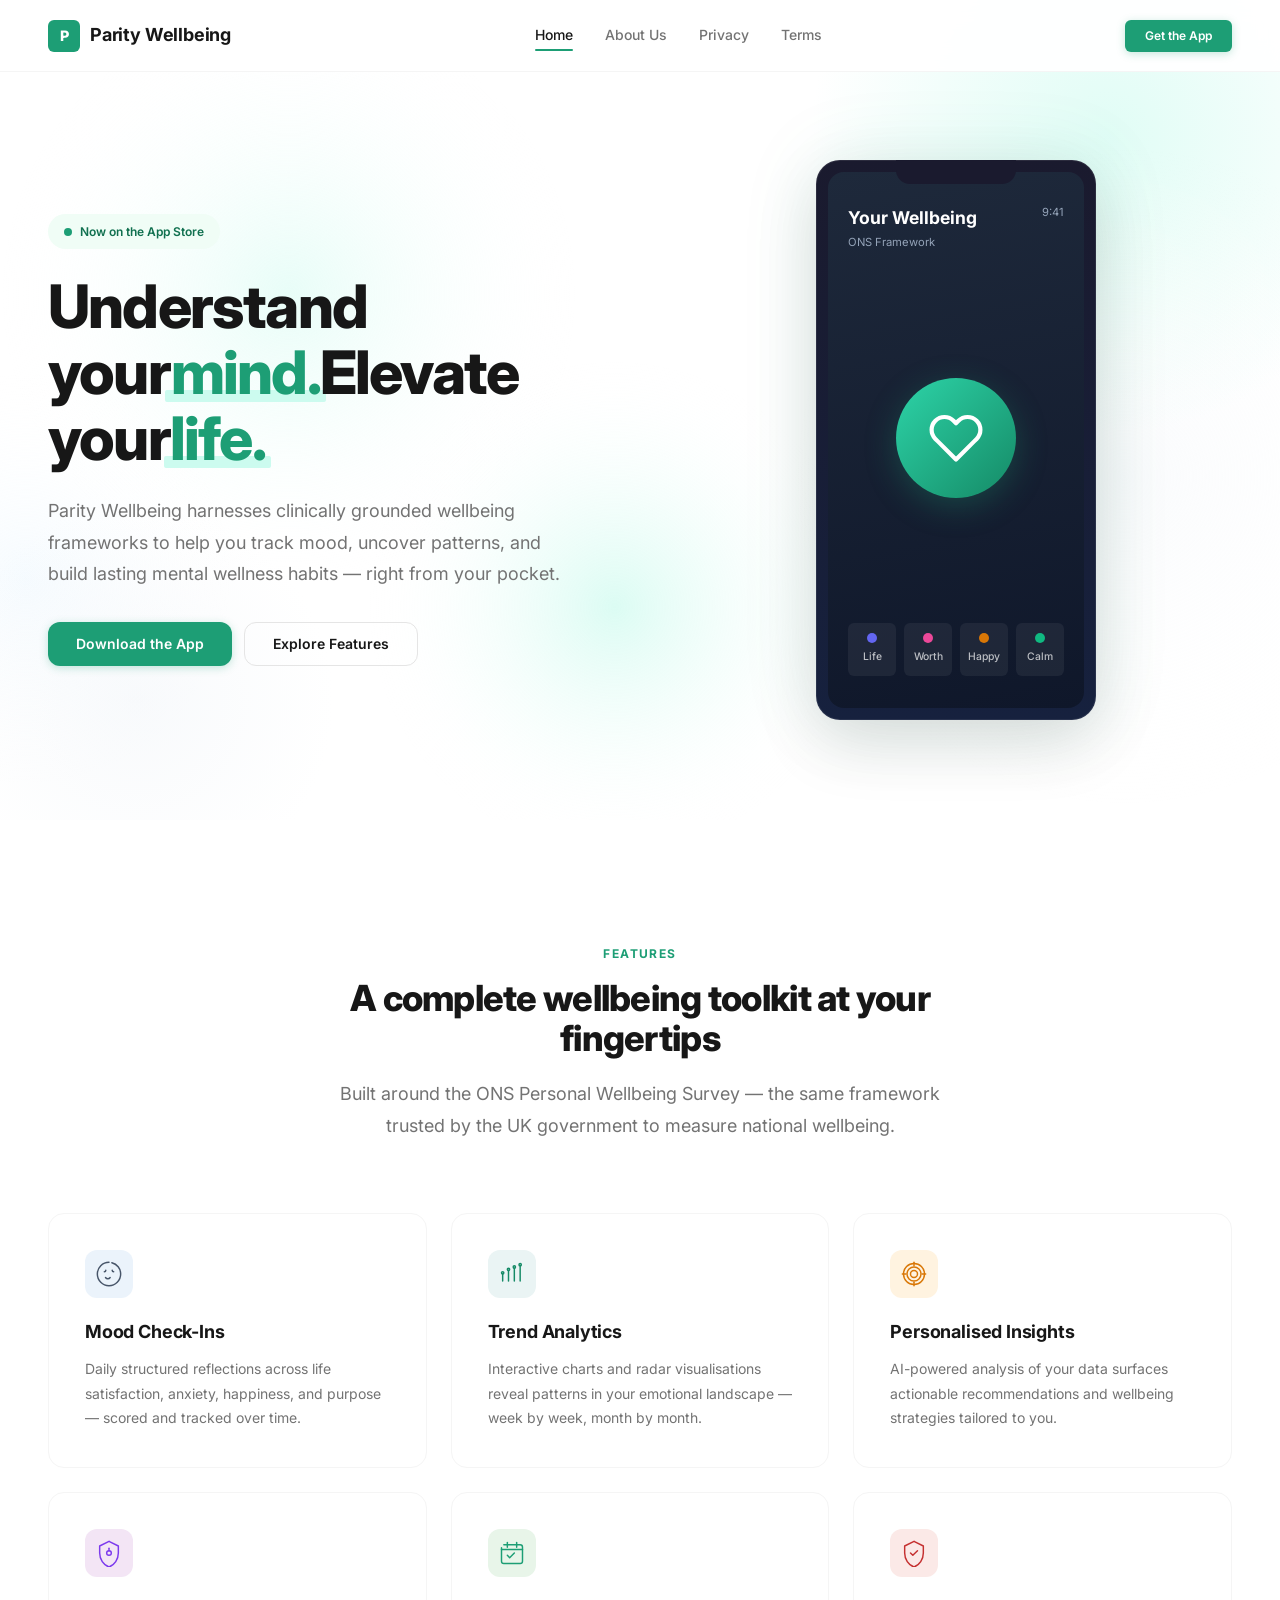
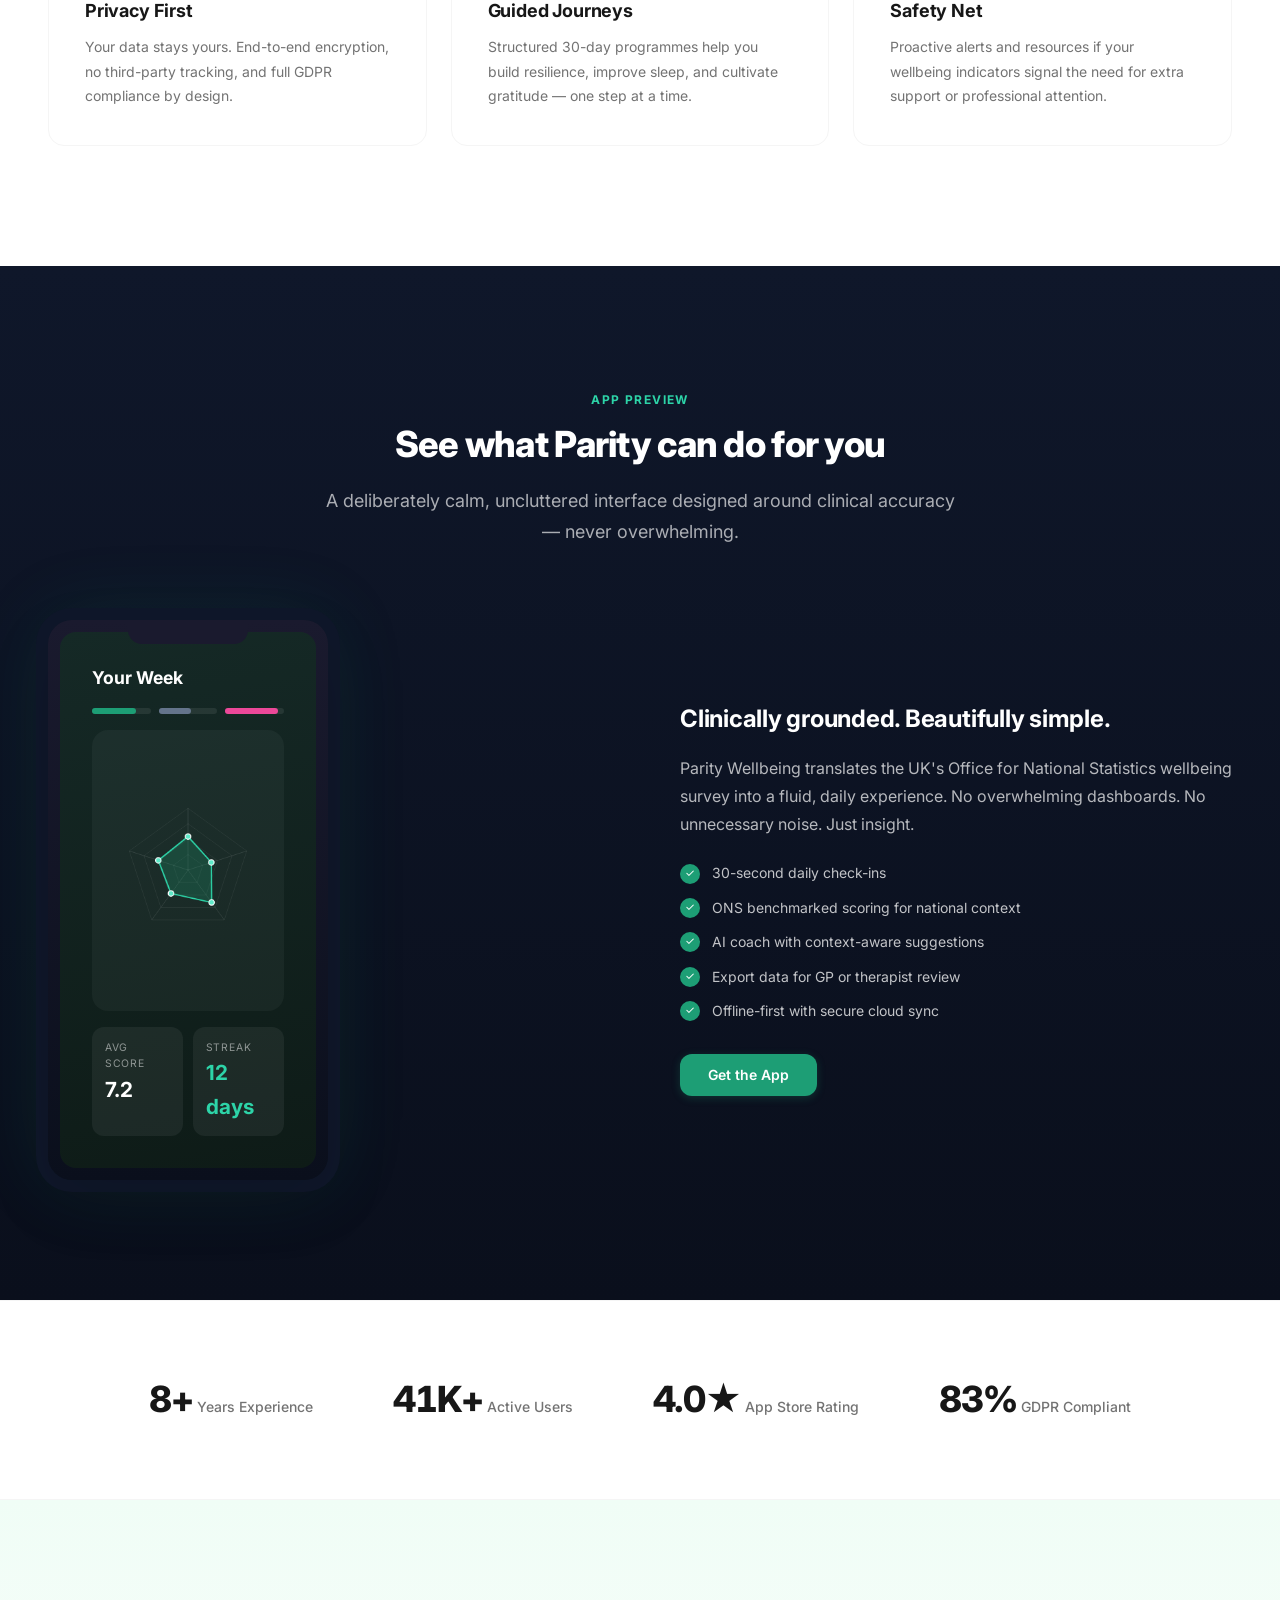
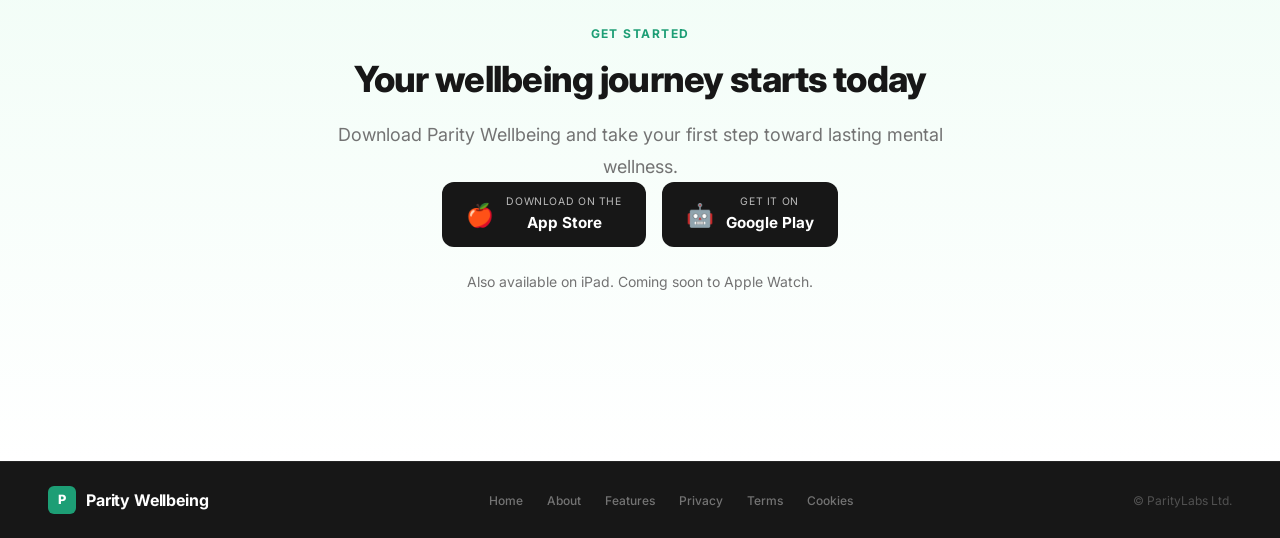
<file: index.html>
<!DOCTYPE html>
<html lang="en">
<head>
  <meta charset="UTF-8">
  <meta name="viewport" content="width=device-width, initial-scale=1.0">
  <title>Parity Wellbeing — Your Personal Wellbeing Coach</title>
  <link rel="icon" type="image/svg+xml" href="favicon.svg">
    <link rel="apple-touch-icon" href="favicon-512.png">
    <link rel="icon" type="image/png" sizes="32x32" href="favicon-32.png">
  <meta name="description" content="Parity Wellbeing tracks your mental health and wellbeing based on the ONS Personal Wellbeing Survey framework. Mood tracking, AI-powered insights, guided reflections.">
  <link rel="preconnect" href="https://fonts.googleapis.com">
  <link rel="preconnect" href="https://fonts.gstatic.com" crossorigin>
  <link href="https://fonts.googleapis.com/css2?family=Inter:wght@400;500;600;700;800&display=swap" rel="stylesheet">
  <link rel="stylesheet" href="site.css?v=2">
</head>
<body>
  <script>document.documentElement.classList.add('js');</script>

  <!-- Skip Link -->
  <a href="#main-content" class="skip-link">Skip to main content</a>

  <!-- Navbar -->
  <nav class="navbar" role="navigation" aria-label="Main navigation">
    <div class="container">
      <a href="index.html" class="logo" aria-label="Parity Wellbeing Home">
        <div class="logo-mark">P</div>
        <span>Parity Wellbeing</span>
      </a>
      <div class="nav-links">
        <a href="index.html" class="active" aria-current="page">Home</a>
        <a href="about.html">About Us</a>
        <a href="privacy.html">Privacy</a>
        <a href="terms.html">Terms</a>
      </div>
      <a href="#download" class="btn btn-primary nav-cta">Get the App</a>
      <button class="menu-toggle" aria-label="Toggle mobile menu" aria-expanded="false" aria-controls="mobile-nav">
        <span class="menu-icon" aria-hidden="true">☰</span>
      </button>
    </div>
  </nav>

  <!-- Mobile Nav -->
  <div id="mobile-nav" class="mobile-nav" role="dialog" aria-label="Mobile navigation" aria-hidden="true">
    <a href="index.html" aria-current="page">Home</a>
    <a href="about.html">About Us</a>
    <a href="privacy.html">Privacy</a>
    <a href="terms.html">Terms</a>    <a href="cookies.html">Cookies</a>
  </div>

  <!-- Hero -->
  <section class="hero" id="main-content">
    <canvas id="hero-canvas" aria-hidden="true"></canvas>
    <div class="container">
      <div class="hero-content">
        <div class="hero-badge" role="status">
          <span class="dot" aria-hidden="true"></span>
          Now on the App Store
        </div>
        <h1 id="hero-headline">Understand your <span>mind.</span> Elevate your <span>life.</span></h1>
        <p class="subtitle">
          Parity Wellbeing harnesses clinically grounded wellbeing frameworks to help you track mood, uncover patterns, and build lasting mental wellness habits — right from your pocket.
        </p>
        <div class="hero-actions">
          <a href="#download" class="btn btn-primary magnetic">Download the App</a>
          <a href="#features" class="btn btn-secondary">Explore Features</a>
        </div>
      </div>
      <div class="hero-visual" aria-hidden="true">
        <div class="phone-frame" id="hero-phone">
          <div class="phone-notch"></div>
          <div class="phone-screen">
            <div class="screen-top">
              <div>
                <div class="screen-title">Your Wellbeing</div>
                <div class="screen-sub">ONS Framework</div>
              </div>
              <div style="font-size:0.7rem; color:var(--twilight-400);">9:41</div>
            </div>
            <div class="illustration-hero">
              <div class="hero-circle">
                <svg viewBox="0 0 24 24" fill="none" stroke="currentColor" stroke-width="2" stroke-linecap="round" stroke-linejoin="round" aria-hidden="true">
                  <path d="M20.84 4.61a5.5 5.5 0 0 0-7.78 0L12 5.67l-1.06-1.06a5.5 5.5 0 0 0-7.78 7.78l1.06 1.06L12 21.23l7.78-7.78 1.06-1.06a5.5 5.5 0 0 0 0-7.78z"/>
                </svg>
              </div>
            </div>
            <div class="widget-row">
              <div class="w-card">
                <span class="w-d" style="background:#6366F1" aria-hidden="true"></span>
                <span class="w-l">Life</span>
              </div>
              <div class="w-card">
                <span class="w-d" style="background:#EC4899" aria-hidden="true"></span>
                <span class="w-l">Worth</span>
              </div>
              <div class="w-card">
                <span class="w-d" style="background:#D97706" aria-hidden="true"></span>
                <span class="w-l">Happy</span>
              </div>
              <div class="w-card">
                <span class="w-d" style="background:#10B981" aria-hidden="true"></span>
                <span class="w-l">Calm</span>
              </div>
            </div>
          </div>
        </div>
      </div>
    </div>
  </section>

  <!-- Features -->
  <section class="section" id="features" aria-label="Features">
    <div class="container">
      <div class="section-header">
        <div class="section-overline reveal">Features</div>
        <h2 class="section-title reveal">A complete wellbeing toolkit at your fingertips</h2>
        <p class="lead reveal">Built around the ONS Personal Wellbeing Survey — the same framework trusted by the UK government to measure national wellbeing.</p>
      </div>
      <div class="features-grid">
        <div class="feature-card reveal reveal-delay-1">
          <div class="f-icon" style="background:#EBF3FB; color:var(--twilight-600);"><svg viewBox="0 0 48 48" fill="none" stroke="currentColor" stroke-width="2.5" stroke-linecap="round" stroke-linejoin="round" class="f-svg" data-icon="mood"><path d="M24 4C12.95 4 4 12.95 4 24s8.95 20 20 20 20-8.95 20-20S35.05 4 24 4z"/><path d="M16 20c1.5 0 2.5-1 2.5-2.5"/><path d="M32 20c-1.5 0-2.5-1-2.5-2.5"/><path d="M18 30c2 3 6 3 8 0"/></svg></div>
          <div class="f-title">Mood Check-Ins</div>
          <div class="f-desc">Daily structured reflections across life satisfaction, anxiety, happiness, and purpose — scored and tracked over time.</div>
        </div>
        <div class="feature-card reveal reveal-delay-2">
          <div class="f-icon" style="background:#EAF4F4; color:var(--teal-600);"><svg viewBox="0 0 48 48" fill="none" stroke="currentColor" stroke-width="2.5" stroke-linecap="round" stroke-linejoin="round" class="f-svg" data-icon="analytics"><path d="M8 36V24"/><path d="M18 36V18"/><path d="M28 36V14"/><path d="M38 36V10"/><circle cx="8" cy="22" r="2"/><circle cx="18" cy="16" r="2"/><circle cx="28" cy="12" r="2"/><circle cx="38" cy="8" r="2"/></svg></div>
          <div class="f-title">Trend Analytics</div>
          <div class="f-desc">Interactive charts and radar visualisations reveal patterns in your emotional landscape — week by week, month by month.</div>
        </div>
        <div class="feature-card reveal reveal-delay-3">
          <div class="f-icon" style="background:#FFF3E0; color:#D97706;"><svg viewBox="0 0 48 48" fill="none" stroke="currentColor" stroke-width="2.5" stroke-linecap="round" stroke-linejoin="round" class="f-svg" data-icon="insights"><circle cx="24" cy="24" r="18"/><circle cx="24" cy="24" r="12"/><circle cx="24" cy="24" r="6"/><path d="M24 4v6"/><path d="M24 38v6"/><path d="M4 24h6"/><path d="M38 24h6"/></svg></div>
          <div class="f-title">Personalised Insights</div>
          <div class="f-desc">AI-powered analysis of your data surfaces actionable recommendations and wellbeing strategies tailored to you.</div>
        </div>
        <div class="feature-card reveal reveal-delay-1">
          <div class="f-icon" style="background:#F3E5F5; color:#7C3AED;"><svg viewBox="0 0 48 48" fill="none" stroke="currentColor" stroke-width="2.5" stroke-linecap="round" stroke-linejoin="round" class="f-svg" data-icon="privacy"><path d="M24 4L8 12v12c0 11 6.5 20.5 16 24 9.5-3.5 16-13 16-24V12L24 4z"/><circle cx="24" cy="24" r="4"/><path d="M24 20v-4"/></svg></div>
          <div class="f-title">Privacy First</div>
          <div class="f-desc">Your data stays yours. End-to-end encryption, no third-party tracking, and full GDPR compliance by design.</div>
        </div>
        <div class="feature-card reveal reveal-delay-2">
          <div class="f-icon" style="background:#E8F5E9; color:#1D9E75;"><svg viewBox="0 0 48 48" fill="none" stroke="currentColor" stroke-width="2.5" stroke-linecap="round" stroke-linejoin="round" class="f-svg" data-icon="journeys"><rect x="6" y="10" width="36" height="32" rx="4"/><path d="M6 18h36"/><path d="M16 6v8"/><path d="M32 6v8"/><path d="M16 28l4 4 8-8"/></svg></div>
          <div class="f-title">Guided Journeys</div>
          <div class="f-desc">Structured 30-day programmes help you build resilience, improve sleep, and cultivate gratitude — one step at a time.</div>
        </div>
        <div class="feature-card reveal reveal-delay-3">
          <div class="f-icon" style="background:#FBE9E7; color:#C53030;"><svg viewBox="0 0 48 48" fill="none" stroke="currentColor" stroke-width="2.5" stroke-linecap="round" stroke-linejoin="round" class="f-svg" data-icon="safety"><path d="M24 4L8 12v12c0 11 6.5 20.5 16 24 9.5-3.5 16-13 16-24V12L24 4z"/><path d="M18 24l4 4 8-8"/></svg></div>
          <div class="f-title">Safety Net</div>
          <div class="f-desc">Proactive alerts and resources if your wellbeing indicators signal the need for extra support or professional attention.</div>
        </div>
      </div>
    </div>
  </section>

  <!-- App Showcase -->
  <section class="app-showcase section section-alt" aria-label="App Preview">
    <div class="container">
      <div class="section-header">
        <div class="section-overline reveal">App Preview</div>
        <h2 class="section-title reveal">See what Parity can do for you</h2>
        <p class="lead reveal">A deliberately calm, uncluttered interface designed around clinical accuracy — never overwhelming.</p>
      </div>
      <div class="showcase-grid">
        <div class="showcase-visual reveal">
          <div class="phone-frame">
            <div class="phone-notch"></div>
            <div class="phone-screen" style="background:linear-gradient(170deg,#152926,#0e1b17); padding:2rem; gap:1rem;">
              <div style="font-family:var(--font-display);font-weight:700;font-size:1.1rem;color:#fff;">Your Week</div>
              <div style="display:flex;gap:0.5rem;">
                <div style="flex:1;height:6px;background:rgba(255,255,255,0.08);border-radius:3px;">
                  <div style="width:75%;height:100%;background:var(--teal-500);border-radius:3px;"></div>
                </div>
                <div style="flex:1;height:6px;background:rgba(255,255,255,0.08);border-radius:3px;">
                  <div style="width:55%;height:100%;background:var(--twilight-500);border-radius:3px;"></div>
                </div>
                <div style="flex:1;height:6px;background:rgba(255,255,255,0.08);border-radius:3px;">
                  <div style="width:90%;height:100%;background:#EC4899;border-radius:3px;"></div>
                </div>
              </div>
              <div style="flex:1;background:rgba(255,255,255,0.04);border-radius:16px;display:flex;align-items:center;justify-content:center;">
                <canvas id="radar-canvas" width="280" height="280" aria-hidden="true"></canvas>
              </div>
              <div style="display:grid;grid-template-columns:1fr 1fr;gap:0.6rem;">
                <div style="background:rgba(255,255,255,0.06);border-radius:12px;padding:0.8rem;">
                  <div style="font-size:0.65rem;color:rgba(255,255,255,0.5);text-transform:uppercase;letter-spacing:0.08em;">Avg Score</div>
                  <div style="font-family:var(--font-display);font-size:1.3rem;font-weight:700;color:#fff;">7.2</div>
                </div>
                <div style="background:rgba(255,255,255,0.06);border-radius:12px;padding:0.8rem;">
                  <div style="font-size:0.65rem;color:rgba(255,255,255,0.5);text-transform:uppercase;letter-spacing:0.08em;">Streak</div>
                  <div style="font-family:var(--font-display);font-size:1.3rem;font-weight:700;color:var(--teal-400);">12 days</div>
                </div>
              </div>
            </div>
          </div>
        </div>
        <div class="showcase-text reveal reveal-delay-2">
          <h3>Clinically grounded. Beautifully simple.</h3>
          <p>Parity Wellbeing translates the UK's Office for National Statistics wellbeing survey into a fluid, daily experience. No overwhelming dashboards. No unnecessary noise. Just insight.</p>
          <ul class="bullet-list">
            <li><span class="check">✓</span> 30-second daily check-ins</li>
            <li><span class="check">✓</span> ONS benchmarked scoring for national context</li>
            <li><span class="check">✓</span> AI coach with context-aware suggestions</li>
            <li><span class="check">✓</span> Export data for GP or therapist review</li>
            <li><span class="check">✓</span> Offline-first with secure cloud sync</li>
          </ul>
          <a href="#download" class="btn btn-primary magnetic">Get the App</a>
        </div>
      </div>
    </div>
  </section>

  <!-- Trust Bar -->
  <section class="trust-bar" aria-label="Trust Statistics">
    <div class="container">
      <div class="trust-stats">
        <div class="stat-block reveal">
          <span class="stat-number" data-count="10" data-suffix="+">0</span>
          <span class="stat-label">Years Experience</span>
        </div>
        <div class="stat-block reveal reveal-delay-1">
          <span class="stat-number" data-count="50" data-suffix="K+">0</span>
          <span class="stat-label">Active Users</span>
        </div>
        <div class="stat-block reveal reveal-delay-2">
          <span class="stat-number" data-count="4.8" data-suffix="★">0</span>
          <span class="stat-label">App Store Rating</span>
        </div>
        <div class="stat-block reveal reveal-delay-3">
          <span class="stat-number" data-count="100" data-suffix="%">0</span>
          <span class="stat-label">GDPR Compliant</span>
        </div>
      </div>
    </div>
  </section>

  <!-- Download CTA -->
  <section class="download-cta" id="download" aria-label="Download">
    <div class="container">
      <div class="section-header">
        <div class="section-overline reveal">Get Started</div>
        <h2 class="section-title reveal">Your wellbeing journey starts today</h2>
        <p class="lead reveal">Download Parity Wellbeing and take your first step toward lasting mental wellness.</p>
        <div class="store-badges reveal reveal-delay-1">
          <a href="#" class="store-badge">
            <span style="font-size:1.4rem;">🍎</span>
            <span>
              <span class="small">Download on the</span>
              <span class="big">App Store</span>
            </span>
          </a>
          <a href="#" class="store-badge">
            <span style="font-size:1.4rem;">🤖</span>
            <span>
              <span class="small">Get it on</span>
              <span class="big">Google Play</span>
            </span>
          </a>
        </div>
        <p class="download-note reveal">
          Also available on iPad. Coming soon to Apple Watch.
        </p>
      </div>
    </div>
  </section>

  <!-- Footer -->
  <footer role="contentinfo">
    <div class="container">
      <div class="footer-slim">
        <a href="index.html" class="logo" aria-label="Parity Wellbeing Home">
          <div class="logo-mark">P</div>
          <span>Parity Wellbeing</span>
        </a>
        <nav class="footer-nav" aria-label="Footer">
          <a href="index.html">Home</a>
          <a href="about.html">About</a>
          <a href="index.html#features">Features</a>
          <a href="privacy.html">Privacy</a>
          <a href="terms.html">Terms</a>
          <a href="cookies.html">Cookies</a>
        </nav>
        <span class="footer-copy">© ParityLabs Ltd.</span>
      </div>
    </div>
  </footer>

  <script src="main.js?v=2"></script>
</body>
</html>
</file>
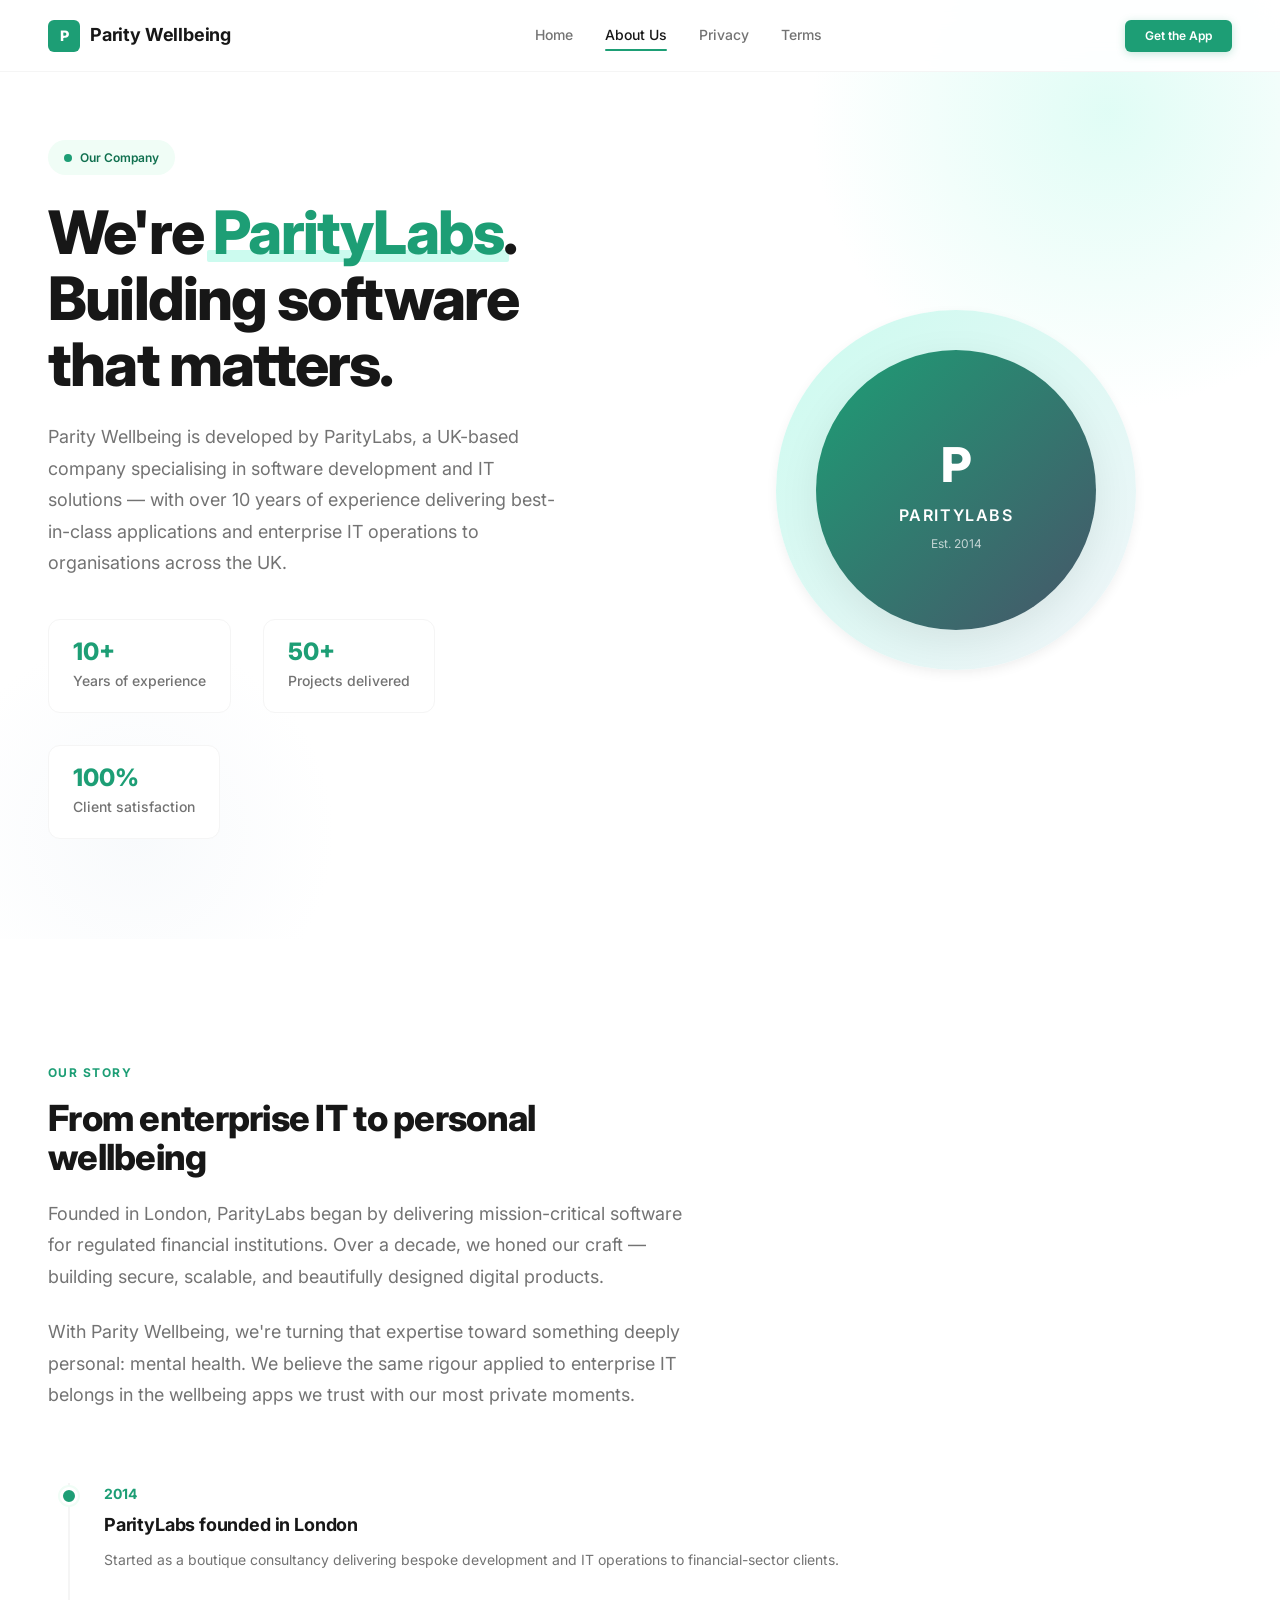
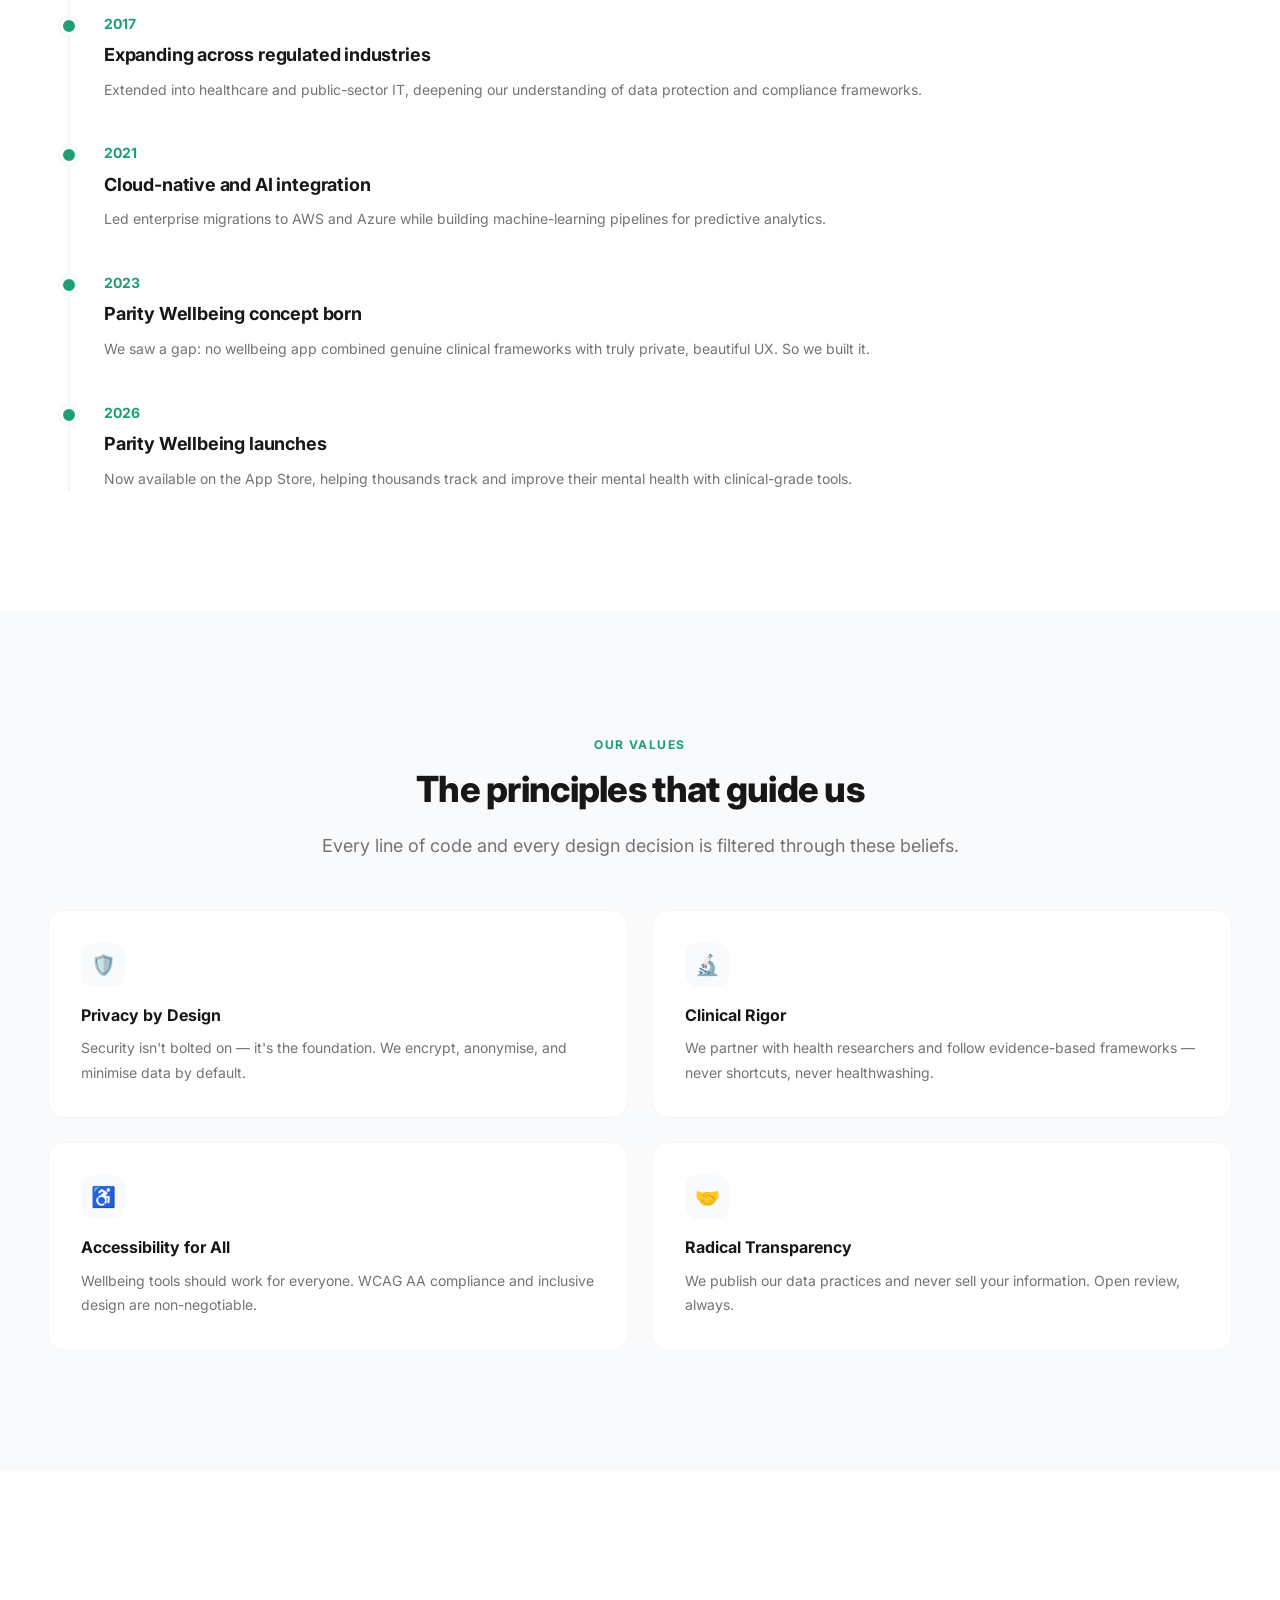
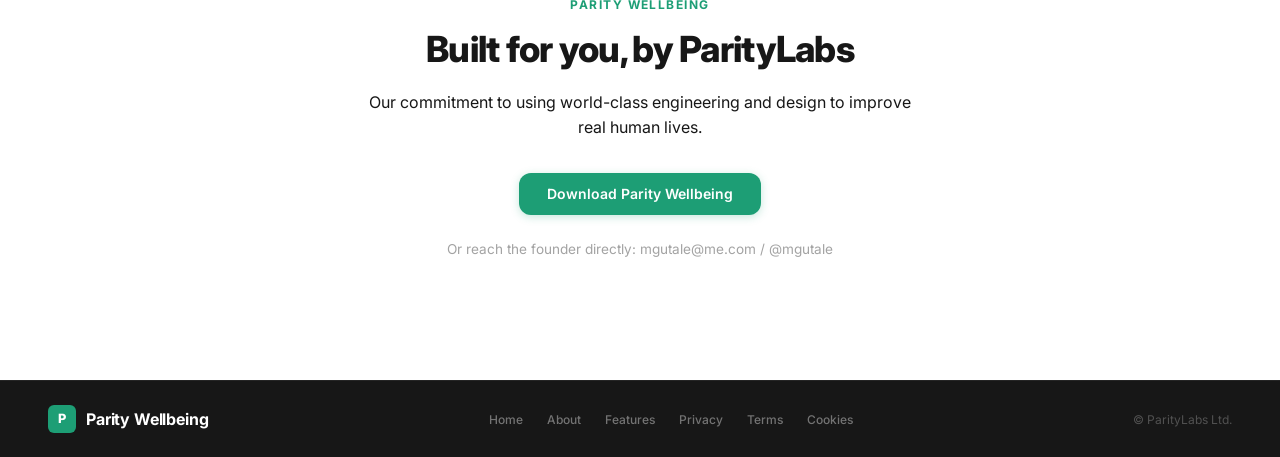
<file: about.html>
<!DOCTYPE html>
<html lang="en">
<head>
  <meta charset="UTF-8">
  <meta name="viewport" content="width=device-width, initial-scale=1.0">
  <title>About ParityLabs — The Team Behind Parity Wellbeing</title>
  <link rel="icon" type="image/svg+xml" href="favicon.svg">
    <link rel="apple-touch-icon" href="favicon-512.png">
    <link rel="icon" type="image/png" sizes="32x32" href="favicon-32.png">
  <meta name="description" content="Parity Wellbeing is developed by ParityLabs, a UK software consultancy with 10+ years experience in world-class applications and IT solutions.">
  <link rel="preconnect" href="https://fonts.googleapis.com">
  <link rel="preconnect" href="https://fonts.gstatic.com" crossorigin>
  <link href="https://fonts.googleapis.com/css2?family=Inter:wght@400;500;600;700;800&display=swap" rel="stylesheet">
  <link rel="stylesheet" href="site.css?v=1780220000">
</head>
<body>
  <script>document.documentElement.classList.add('js');</script>

  <!-- Skip Link -->
  <a href="#main-content" class="skip-link">Skip to main content</a>

  <!-- Navbar -->
  <nav class="navbar" role="navigation" aria-label="Main navigation">
    <div class="container">
      <a href="index.html" class="logo" aria-label="Parity Wellbeing Home">
        <div class="logo-mark">P</div>
        <span>Parity Wellbeing</span>
      </a>
      <div class="nav-links">
        <a href="index.html">Home</a>
        <a href="about.html" class="active" aria-current="page">About Us</a>
        <a href="privacy.html">Privacy</a>
        <a href="terms.html">Terms</a>
      </div>
      <a href="index.html#download" class="btn btn-primary nav-cta">Get the App</a>
      <button class="menu-toggle" aria-label="Toggle mobile menu" aria-expanded="false" aria-controls="mobile-nav">
        <span class="menu-icon" aria-hidden="true">☰</span>
      </button>
    </div>
  </nav>

  <!-- Mobile Nav -->
  <div id="mobile-nav" class="mobile-nav" role="dialog" aria-label="Mobile navigation" aria-hidden="true">
    <a href="index.html">Home</a>
    <a href="about.html" aria-current="page">About Us</a>
    <a href="privacy.html">Privacy</a>
    <a href="terms.html">Terms</a>
    <a href="cookies.html">Cookies</a>
  </div>

  <!-- Hero -->
  <section class="hero about-hero" id="main-content">
    <div class="container">
      <div class="hero-content">
        <div class="hero-badge"><span class="dot" aria-hidden="true"></span> Our Company</div>
        <h1>We're <span>ParityLabs</span>.<br>Building software that matters.</h1>
        <p class="subtitle">
          Parity Wellbeing is developed by ParityLabs, a UK-based company specialising in software development and IT solutions — with over 10 years of experience delivering best-in-class applications and enterprise IT operations to organisations across the UK.
        </p>
        <div class="about-stats">
          <div class="about-stat reveal">
            <strong>10+</strong>
            <span>Years of experience</span>
          </div>
          <div class="about-stat reveal reveal-delay-1">
            <strong>50+</strong>
            <span>Projects delivered</span>
          </div>
          <div class="about-stat reveal reveal-delay-2">
            <strong>100%</strong>
            <span>Client satisfaction</span>
          </div>
        </div>
      </div>
      <div class="hero-visual reveal" aria-hidden="true">
        <div style="width:360px; height:360px; border-radius:50%; background:linear-gradient(135deg, var(--teal-100), var(--twilight-100)); display:flex; align-items:center; justify-content:center; box-shadow:var(--shadow-md); margin:0 auto; max-width:100%;">
          <div style="width:280px; height:280px; border-radius:50%; background:linear-gradient(135deg, var(--teal-500), var(--twilight-600)); display:flex; flex-direction:column; align-items:center; justify-content:center; color:#fff; text-align:center; box-shadow:var(--shadow-lg); max-width:90%; max-height:90%;">
            <div style="font-family:var(--font-display); font-size:3rem; font-weight:800;">P</div>
            <div style="font-family:var(--font-display); font-size:1rem; font-weight:600; letter-spacing:0.1em; text-transform:uppercase;">ParityLabs</div>
            <div style="font-size:0.75rem; opacity:0.7; margin-top:0.3rem;">Est. 2014</div>
          </div>
        </div>
      </div>
    </div>
  </section>

  <!-- Story -->
  <section class="section" style="background:#fff;">
    <div class="container">
      <div class="section-header" style="text-align:left; margin-left:0;">
        <div class="section-overline reveal">Our Story</div>
        <h2 class="section-title reveal">From enterprise IT to personal wellbeing</h2>
        <p class="lead reveal" style="max-width:700px; margin:0 0 24px 0;">
          Founded in London, ParityLabs began by delivering mission-critical software for regulated financial institutions. Over a decade, we honed our craft — building secure, scalable, and beautifully designed digital products.
        </p>
        <p class="lead reveal reveal-delay-1" style="max-width:700px; margin:0;">
          With Parity Wellbeing, we're turning that expertise toward something deeply personal: mental health. We believe the same rigour applied to enterprise IT belongs in the wellbeing apps we trust with our most private moments.
        </p>
      </div>

      <div class="timeline reveal">
        <div class="timeline-item">
          <div class="timeline-year">2014</div>
          <h4>ParityLabs founded in London</h4>
          <p>Started as a boutique consultancy delivering bespoke development and IT operations to financial-sector clients.</p>
        </div>
        <div class="timeline-item">
          <div class="timeline-year">2017</div>
          <h4>Expanding across regulated industries</h4>
          <p>Extended into healthcare and public-sector IT, deepening our understanding of data protection and compliance frameworks.</p>
        </div>
        <div class="timeline-item">
          <div class="timeline-year">2021</div>
          <h4>Cloud-native and AI integration</h4>
          <p>Led enterprise migrations to AWS and Azure while building machine-learning pipelines for predictive analytics.</p>
        </div>
        <div class="timeline-item">
          <div class="timeline-year">2023</div>
          <h4>Parity Wellbeing concept born</h4>
          <p>We saw a gap: no wellbeing app combined genuine clinical frameworks with truly private, beautiful UX. So we built it.</p>
        </div>
        <div class="timeline-item">
          <div class="timeline-year">2026</div>
          <h4>Parity Wellbeing launches</h4>
          <p>Now available on the App Store, helping thousands track and improve their mental health with clinical-grade tools.</p>
        </div>
      </div>
    </div>
  </section>

  <!-- Values -->
  <section class="section" style="background: var(--bg-soft);">
    <div class="container">
      <div class="section-header" style="margin-bottom: 32px;">
        <div class="section-overline reveal">Our Values</div>
        <h2 class="section-title reveal">The principles that guide us</h2>
        <p class="lead reveal">Every line of code and every design decision is filtered through these beliefs.</p>
      </div>

      <div class="values-grid">
        <div class="value-pill reveal reveal-delay-1">
          <div class="v-icon">🛡️</div>
          <h4>Privacy by Design</h4>
          <p>Security isn't bolted on — it's the foundation. We encrypt, anonymise, and minimise data by default.</p>
        </div>
        <div class="value-pill reveal reveal-delay-2">
          <div class="v-icon">🔬</div>
          <h4>Clinical Rigor</h4>
          <p>We partner with health researchers and follow evidence-based frameworks — never shortcuts, never healthwashing.</p>
        </div>
        <div class="value-pill reveal reveal-delay-1">
          <div class="v-icon">♿</div>
          <h4>Accessibility for All</h4>
          <p>Wellbeing tools should work for everyone. WCAG AA compliance and inclusive design are non-negotiable.</p>
        </div>
        <div class="value-pill reveal reveal-delay-2">
          <div class="v-icon">🤝</div>
          <h4>Radical Transparency</h4>
          <p>We publish our data practices and never sell your information. Open review, always.</p>
        </div>
      </div>
    </div>
  </section>

  <!-- CTA -->
  <section class="section" aria-label="Download CTA">
    <div class="container" style="text-align:center;">
      <div class="section-overline reveal">Parity Wellbeing</div>
      <h2 class="section-title reveal">Built for you, by ParityLabs</h2>
      <p class="lead reveal" style="max-width:560px; margin:0 auto 2rem;">
        Our commitment to using world-class engineering and design to improve real human lives.
      </p>
      <div class="hero-actions" style="justify-content:center;">
        <a href="index.html#download" class="btn btn-primary reveal reveal-delay-1">Download Parity Wellbeing</a>
      </div>
      <p class="reveal reveal-delay-2" style="margin-top:1.5rem; font-size:0.85rem; color:var(--ink-400);">
        Or reach the founder directly: <a href="mailto:mgutale@me.com">mgutale@me.com</a> / <a href="https://x.com/mgutale" target="_blank">@mgutale</a>
      </p>
    </div>
  </section>

  <!-- Footer -->
  <footer role="contentinfo">
    <div class="container">
      <div class="footer-slim">
        <a href="index.html" class="logo" aria-label="Parity Wellbeing Home">
          <div class="logo-mark">P</div>
          <span>Parity Wellbeing</span>
        </a>
        <nav class="footer-nav" aria-label="Footer">
          <a href="index.html">Home</a>
          <a href="about.html">About</a>
          <a href="index.html#features">Features</a>
          <a href="privacy.html">Privacy</a>
          <a href="terms.html">Terms</a>
          <a href="cookies.html">Cookies</a>
        </nav>
        <span class="footer-copy">© ParityLabs Ltd.</span>
      </div>
    </div>
  </footer>

  <script src="main.js"></script>
</body>
</html>
</file>
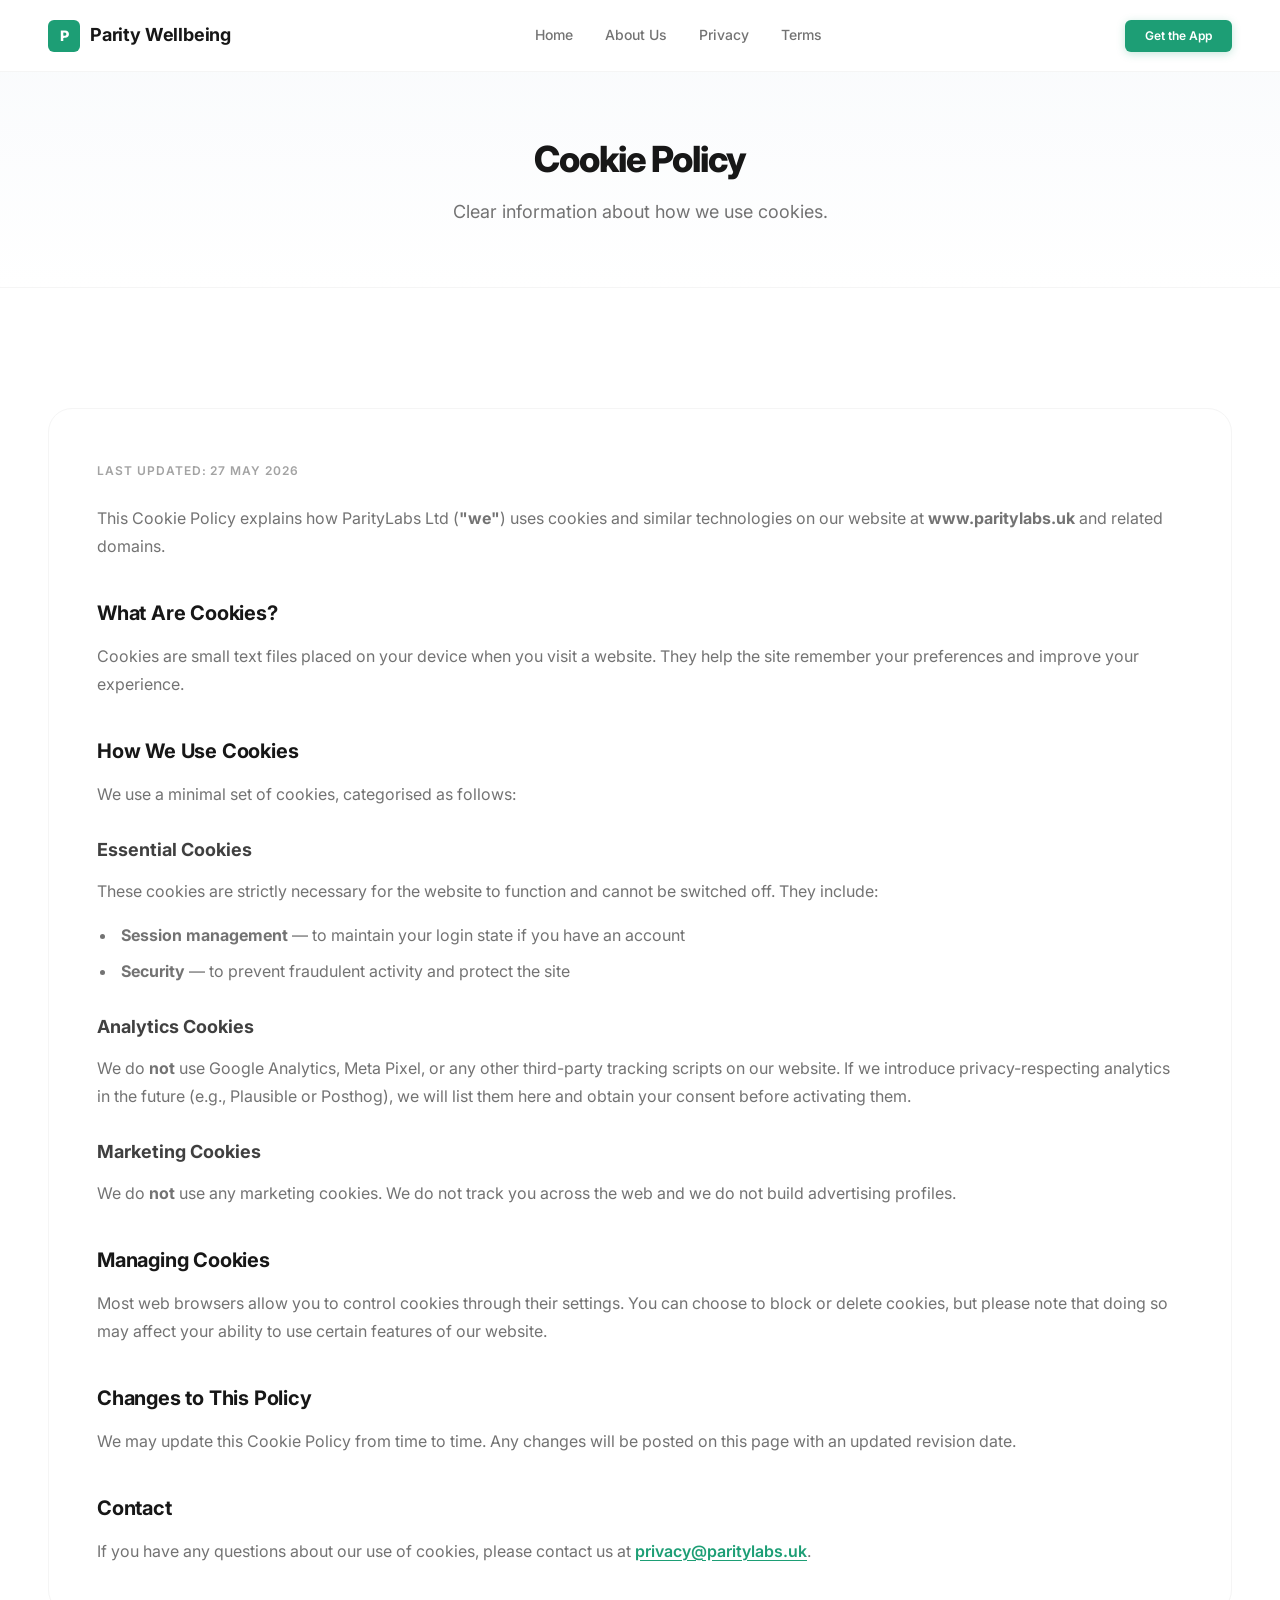
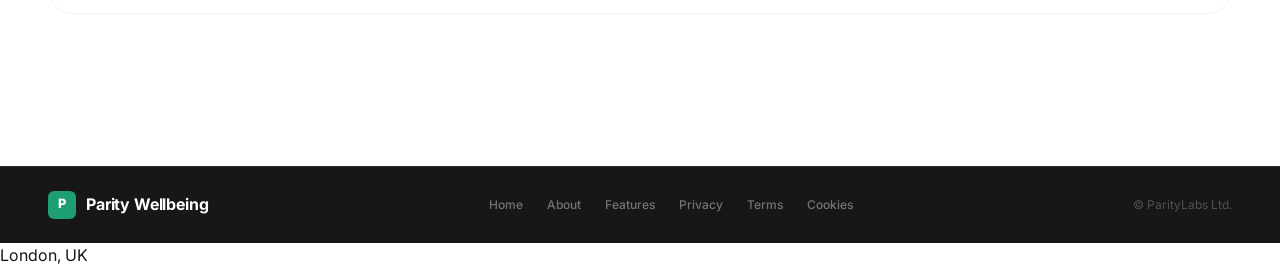
<file: cookies.html>
<!DOCTYPE html>
<html lang="en">
<head>
  <meta charset="UTF-8">
  <meta name="viewport" content="width=device-width, initial-scale=1.0">
  <title>Cookie Policy — Parity Wellbeing</title>
  <link rel="icon" type="image/svg+xml" href="favicon.svg">
    <link rel="apple-touch-icon" href="favicon-512.png">
    <link rel="icon" type="image/png" sizes="32x32" href="favicon-32.png">
  <meta name="description" content="How Parity Wellbeing uses cookies on its website.">
  <link rel="preconnect" href="https://fonts.googleapis.com">
  <link rel="preconnect" href="https://fonts.gstatic.com" crossorigin>
  <link href="https://fonts.googleapis.com/css2?family=Inter:wght@400;500;600;700;800&display=swap" rel="stylesheet">
  <link rel="stylesheet" href="site.css?v=1780220000">
</head>
<body>
  <script>document.documentElement.classList.add('js');</script>

  <a href="#main-content" class="skip-link">Skip to main content</a>

  <nav class="navbar" role="navigation" aria-label="Main navigation">
    <div class="container">
      <a href="index.html" class="logo" aria-label="Parity Wellbeing Home">
        <div class="logo-mark">P</div>
        <span>Parity Wellbeing</span>
      </a>
      <div class="nav-links">
        <a href="index.html">Home</a>
        <a href="about.html">About Us</a>
        <a href="privacy.html">Privacy</a>
        <a href="terms.html">Terms</a>
      </div>
      <a href="index.html#download" class="btn btn-primary nav-cta">Get the App</a>
      <button class="menu-toggle" aria-label="Toggle mobile menu" aria-expanded="false" aria-controls="mobile-nav">
        <span class="menu-icon" aria-hidden="true">☰</span>
      </button>
    </div>
  </nav>

  <div id="mobile-nav" class="mobile-nav" role="dialog" aria-label="Mobile navigation" aria-hidden="true">
    <a href="index.html">Home</a>
    <a href="about.html">About Us</a>
    <a href="privacy.html">Privacy</a>
    <a href="terms.html">Terms</a>
    <a href="cookies.html" aria-current="page">Cookies</a>
  </div>

  <section class="page-header" id="main-content">
    <div class="container">
      <h1>Cookie Policy</h1>
      <p>Clear information about how we use cookies.</p>
    </div>
  </section>

  <section class="content-article section" aria-label="Cookie Policy Content">
    <div class="container-narrow">
      <div class="content-card reveal">
        <span class="meta">Last updated: 27 May 2026</span>

        <p>This Cookie Policy explains how ParityLabs Ltd (<strong>"we"</strong>) uses cookies and similar technologies on our website at <strong>www.paritylabs.uk</strong> and related domains.</p>

        <h2>What Are Cookies?</h2>
        <p>Cookies are small text files placed on your device when you visit a website. They help the site remember your preferences and improve your experience.</p>

        <h2>How We Use Cookies</h2>
        <p>We use a minimal set of cookies, categorised as follows:</p>

        <h3>Essential Cookies</h3>
        <p>These cookies are strictly necessary for the website to function and cannot be switched off. They include:</p>
        <ul>
          <li><strong>Session management</strong> — to maintain your login state if you have an account</li>
          <li><strong>Security</strong> — to prevent fraudulent activity and protect the site</li>
        </ul>

        <h3>Analytics Cookies</h3>
        <p>We do <strong>not</strong> use Google Analytics, Meta Pixel, or any other third-party tracking scripts on our website. If we introduce privacy-respecting analytics in the future (e.g., Plausible or Posthog), we will list them here and obtain your consent before activating them.</p>

        <h3>Marketing Cookies</h3>
        <p>We do <strong>not</strong> use any marketing cookies. We do not track you across the web and we do not build advertising profiles.</p>

        <h2>Managing Cookies</h2>
        <p>Most web browsers allow you to control cookies through their settings. You can choose to block or delete cookies, but please note that doing so may affect your ability to use certain features of our website.</p>

        <h2>Changes to This Policy</h2>
        <p>We may update this Cookie Policy from time to time. Any changes will be posted on this page with an updated revision date.</p>

        <h2>Contact</h2>
        <p>If you have any questions about our use of cookies, please contact us at <a href="mailto:privacy@paritylabs.uk">privacy@paritylabs.uk</a>.</p>
      </div>
    </div>
  </section>

  <footer role="contentinfo">
    <div class="container">
      <div class="footer-slim">
        <a href="index.html" class="logo" aria-label="Parity Wellbeing Home">
          <div class="logo-mark">P</div>
          <span>Parity Wellbeing</span>
        </a>
        <nav class="footer-nav" aria-label="Footer">
          <a href="index.html">Home</a>
          <a href="about.html">About</a>
          <a href="index.html#features">Features</a>
          <a href="privacy.html">Privacy</a>
          <a href="terms.html">Terms</a>
          <a href="cookies.html">Cookies</a>
        </nav>
        <span class="footer-copy">© ParityLabs Ltd.</span>
      </div>
    </div>
  </footer>
        <span>London, UK</span>
      </div>
    </div>
  </footer>

  <script src="main.js"></script>
</body>
</html>
</file>
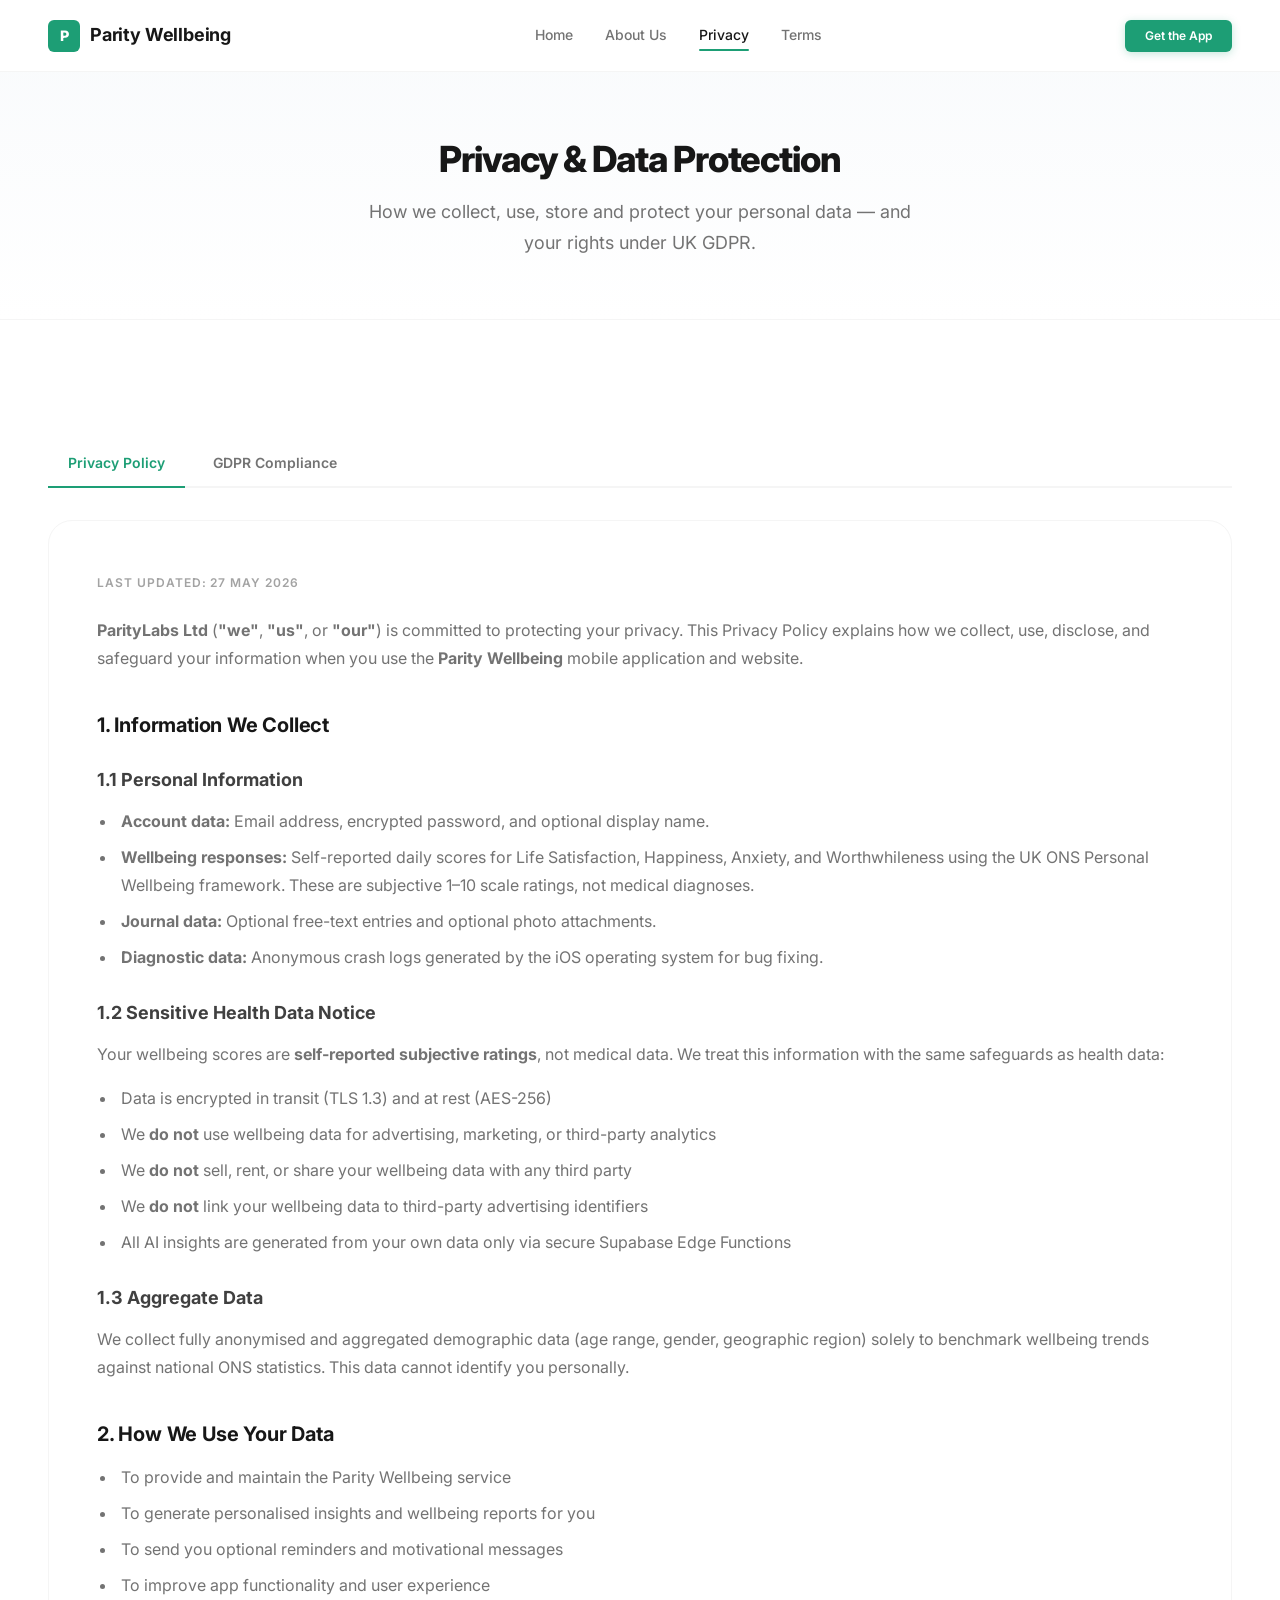
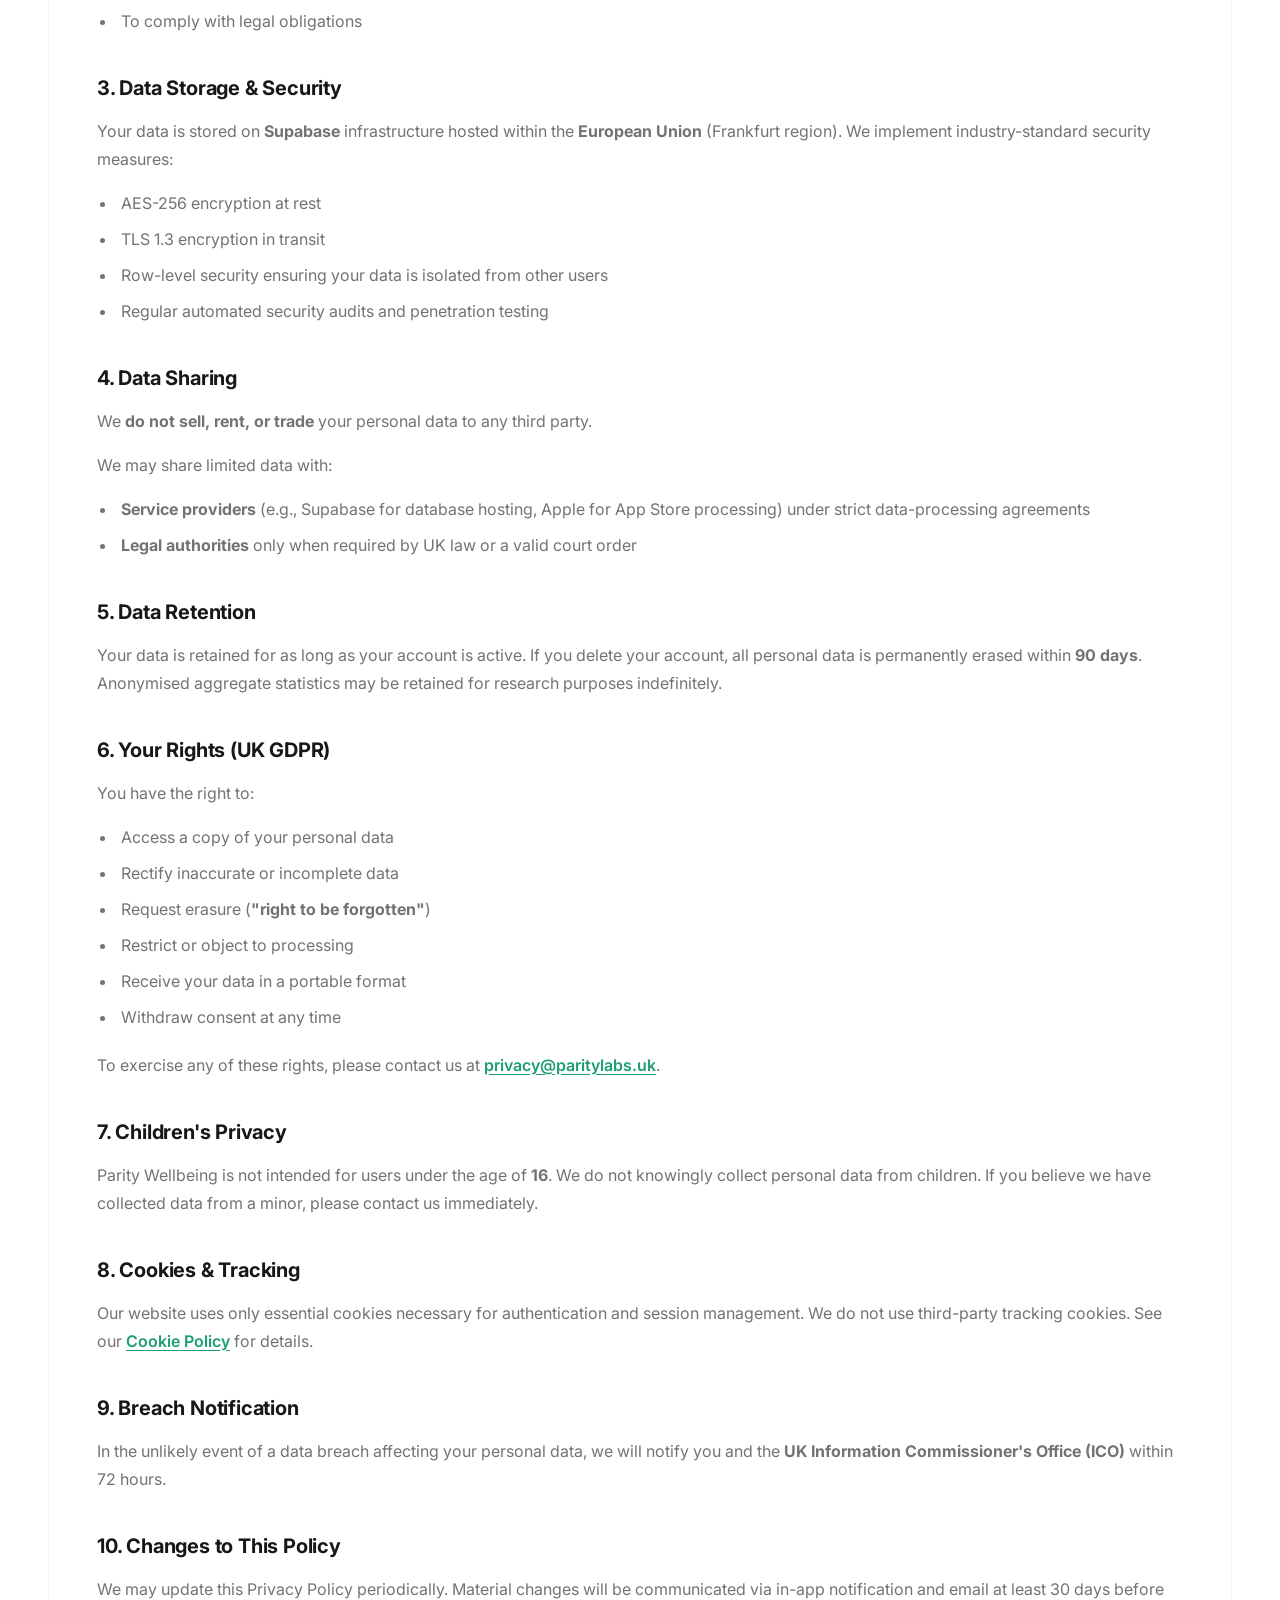
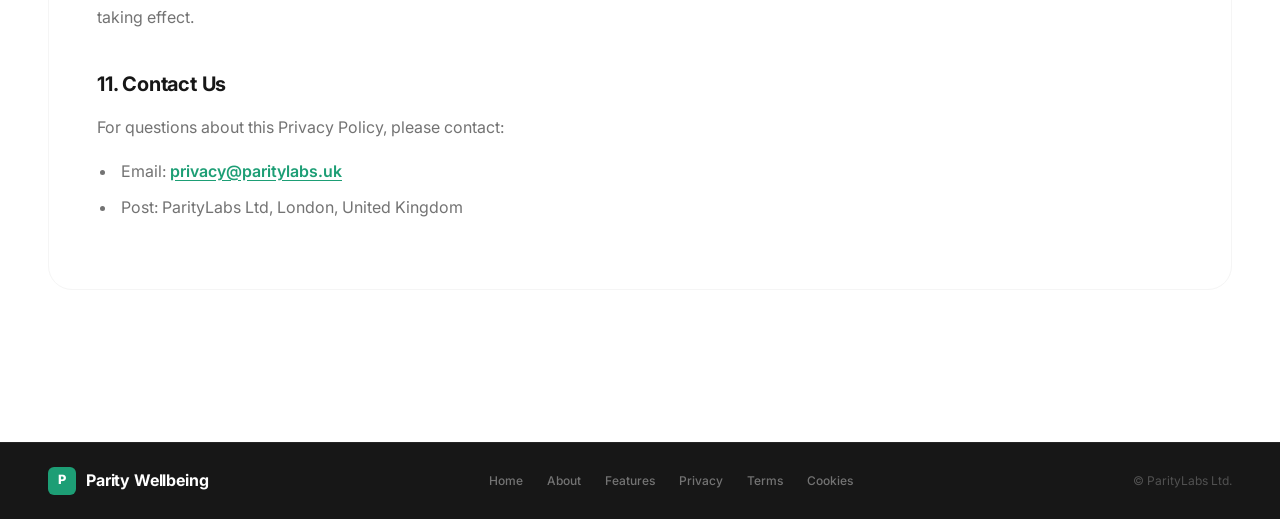
<file: privacy.html>
<!DOCTYPE html>
<html lang="en">
<head>
  <meta charset="UTF-8">
  <meta name="viewport" content="width=device-width, initial-scale=1.0">
  <title>Privacy & GDPR — Parity Wellbeing</title>
  <link rel="icon" type="image/svg+xml" href="favicon.svg">
    <link rel="apple-touch-icon" href="favicon-512.png">
    <link rel="icon" type="image/png" sizes="32x32" href="favicon-32.png">
  <meta name="description" content="How Parity Wellbeing and ParityLabs collect, use, store and protect your personal data. GDPR compliance information.">
  <link rel="preconnect" href="https://fonts.googleapis.com">
  <link rel="preconnect" href="https://fonts.gstatic.com" crossorigin>
  <link href="https://fonts.googleapis.com/css2?family=Inter:wght@400;500;600;700;800&display=swap" rel="stylesheet">
  <link rel="stylesheet" href="site.css?v=1780220000">
  <style>
    .tab-content { display: none; }
    .tab-content.active { display: block; }
  </style>
</head>
<body>
  <script>document.documentElement.classList.add('js');</script>

  <a href="#main-content" class="skip-link">Skip to main content</a>

  <nav class="navbar" role="navigation" aria-label="Main navigation">
    <div class="container">
      <a href="index.html" class="logo" aria-label="Parity Wellbeing Home">
        <div class="logo-mark">P</div>
        <span>Parity Wellbeing</span>
      </a>
      <div class="nav-links">
        <a href="index.html">Home</a>
        <a href="about.html">About Us</a>
        <a href="privacy.html" class="active" aria-current="page">Privacy</a>
        <a href="terms.html">Terms</a>
      </div>
      <a href="index.html#download" class="btn btn-primary nav-cta">Get the App</a>
      <button class="menu-toggle" aria-label="Toggle mobile menu" aria-expanded="false" aria-controls="mobile-nav">
        <span class="menu-icon" aria-hidden="true">☰</span>
      </button>
    </div>
  </nav>

  <div id="mobile-nav" class="mobile-nav" role="dialog" aria-label="Mobile navigation" aria-hidden="true">
    <a href="index.html">Home</a>
    <a href="about.html">About Us</a>
    <a href="privacy.html" aria-current="page">Privacy</a>
    <a href="terms.html">Terms</a>
    <a href="cookies.html">Cookies</a>
  </div>

  <section class="page-header" id="main-content">
    <div class="container">
      <h1>Privacy & Data Protection</h1>
      <p>How we collect, use, store and protect your personal data — and your rights under UK GDPR.</p>
    </div>
  </section>

  <section class="content-article section" aria-label="Privacy and GDPR Content">
    <div class="container-narrow">
      <!-- Tabs -->
      <div class="content-tabs reveal">
        <a href="#" class="active" data-tab="privacy" onclick="showTab(event,'privacy')">Privacy Policy</a>
        <a href="#" data-tab="gdpr" onclick="showTab(event,'gdpr')">GDPR Compliance</a>
      </div>

      <!-- Privacy Tab -->
      <div id="tab-privacy" class="tab-content active">
        <div class="content-card reveal">
          <span class="meta">Last updated: 27 May 2026</span>

          <p><strong>ParityLabs Ltd</strong> (<strong>"we"</strong>, <strong>"us"</strong>, or <strong>"our"</strong>) is committed to protecting your privacy. This Privacy Policy explains how we collect, use, disclose, and safeguard your information when you use the <strong>Parity Wellbeing</strong> mobile application and website.</p>

          <h2>1. Information We Collect</h2>
          <h3>1.1 Personal Information</h3>
          <ul>
            <li><strong>Account data:</strong> Email address, encrypted password, and optional display name.</li>
            <li><strong>Wellbeing responses:</strong> Self-reported daily scores for Life Satisfaction, Happiness, Anxiety, and Worthwhileness using the UK ONS Personal Wellbeing framework. These are subjective 1–10 scale ratings, not medical diagnoses.</li>
            <li><strong>Journal data:</strong> Optional free-text entries and optional photo attachments.</li>
            <li><strong>Diagnostic data:</strong> Anonymous crash logs generated by the iOS operating system for bug fixing.</li>
          </ul>

          <h3>1.2 Sensitive Health Data Notice</h3>
          <p>Your wellbeing scores are <strong>self-reported subjective ratings</strong>, not medical data. We treat this information with the same safeguards as health data:</p>
          <ul>
            <li>Data is encrypted in transit (TLS 1.3) and at rest (AES-256)</li>
            <li>We <strong>do not</strong> use wellbeing data for advertising, marketing, or third-party analytics</li>
            <li>We <strong>do not</strong> sell, rent, or share your wellbeing data with any third party</li>
            <li>We <strong>do not</strong> link your wellbeing data to third-party advertising identifiers</li>
            <li>All AI insights are generated from your own data only via secure Supabase Edge Functions</li>
          </ul>

          <h3>1.3 Aggregate Data</h3>
          <p>We collect fully anonymised and aggregated demographic data (age range, gender, geographic region) solely to benchmark wellbeing trends against national ONS statistics. This data cannot identify you personally.</p>

          <h2>2. How We Use Your Data</h2>
          <ul>
            <li>To provide and maintain the Parity Wellbeing service</li>
            <li>To generate personalised insights and wellbeing reports for you</li>
            <li>To send you optional reminders and motivational messages</li>
            <li>To improve app functionality and user experience</li>
            <li>To comply with legal obligations</li>
          </ul>

          <h2>3. Data Storage &amp; Security</h2>
          <p>Your data is stored on <strong>Supabase</strong> infrastructure hosted within the <strong>European Union</strong> (Frankfurt region). We implement industry-standard security measures:</p>
          <ul>
            <li>AES-256 encryption at rest</li>
            <li>TLS 1.3 encryption in transit</li>
            <li>Row-level security ensuring your data is isolated from other users</li>
            <li>Regular automated security audits and penetration testing</li>
          </ul>

          <h2>4. Data Sharing</h2>
          <p>We <strong>do not sell, rent, or trade</strong> your personal data to any third party.</p>
          <p>We may share limited data with:</p>
          <ul>
            <li><strong>Service providers</strong> (e.g., Supabase for database hosting, Apple for App Store processing) under strict data-processing agreements</li>
            <li><strong>Legal authorities</strong> only when required by UK law or a valid court order</li>
          </ul>

          <h2>5. Data Retention</h2>
          <p>Your data is retained for as long as your account is active. If you delete your account, all personal data is permanently erased within <strong>90 days</strong>. Anonymised aggregate statistics may be retained for research purposes indefinitely.</p>

          <h2>6. Your Rights (UK GDPR)</h2>
          <p>You have the right to:</p>
          <ul>
            <li>Access a copy of your personal data</li>
            <li>Rectify inaccurate or incomplete data</li>
            <li>Request erasure (<strong>"right to be forgotten"</strong>)</li>
            <li>Restrict or object to processing</li>
            <li>Receive your data in a portable format</li>
            <li>Withdraw consent at any time</li>
          </ul>
          <p>To exercise any of these rights, please contact us at <a href="mailto:privacy@paritylabs.uk">privacy@paritylabs.uk</a>.</p>

          <h2>7. Children's Privacy</h2>
          <p>Parity Wellbeing is not intended for users under the age of <strong>16</strong>. We do not knowingly collect personal data from children. If you believe we have collected data from a minor, please contact us immediately.</p>

          <h2>8. Cookies &amp; Tracking</h2>
          <p>Our website uses only essential cookies necessary for authentication and session management. We do not use third-party tracking cookies. See our <a href="cookies.html">Cookie Policy</a> for details.</p>

          <h2>9. Breach Notification</h2>
          <p>In the unlikely event of a data breach affecting your personal data, we will notify you and the <strong>UK Information Commissioner's Office (ICO)</strong> within 72 hours.</p>

          <h2>10. Changes to This Policy</h2>
          <p>We may update this Privacy Policy periodically. Material changes will be communicated via in-app notification and email at least 30 days before taking effect.</p>

          <h2>11. Contact Us</h2>
          <p>For questions about this Privacy Policy, please contact:</p>
          <ul>
            <li>Email: <a href="mailto:privacy@paritylabs.uk">privacy@paritylabs.uk</a></li>
            <li>Post: ParityLabs Ltd, London, United Kingdom</li>
          </ul>
        </div>
      </div>

      <!-- GDPR Tab -->
      <div id="tab-gdpr" class="tab-content">
        <div class="content-card reveal">
          <span class="meta">Last updated: 27 May 2026</span>

          <p><strong>ParityLabs Ltd</strong> is the <strong>Data Controller</strong> for any personal data you provide through Parity Wellbeing. We are registered with the <strong>UK Information Commissioner's Office (ICO)</strong> and take our data protection obligations seriously.</p>

          <h2>1. Lawful Basis for Processing</h2>
          <p>We process your personal data under the following lawful bases:</p>
          <ul>
            <li><strong>Contract:</strong> To provide the Parity Wellbeing service to you</li>
            <li><strong>Consent:</strong> For optional features such as push notifications and AI insights</li>
            <li><strong>Legitimate interests:</strong> For app improvement and security monitoring</li>
            <li><strong>Legal obligation:</strong> Where required by law or regulatory authority</li>
          </ul>

          <h2>2. Your Rights Under GDPR</h2>
          <p>As a UK data subject, you have the following rights:</p>
          <ul>
            <li><strong>Right to be informed</strong> — this page and our Privacy Policy fulfil this</li>
            <li><strong>Right of access</strong> — request a complete copy of your data</li>
            <li><strong>Right to rectification</strong> — correct inaccurate information</li>
            <li><strong>Right to erasure</strong> — delete your account and all associated data</li>
            <li><strong>Right to restrict processing</strong> — limit how we use your data</li>
            <li><strong>Right to data portability</strong> — export in JSON or CSV format</li>
            <li><strong>Right to object</strong> — opt out of analytics processing</li>
            <li><strong>Rights related to automated decision-making</strong> — any AI-generated insight can be reviewed by a human on request</li>
          </ul>

          <h2>3. Data We Process</h2>
          <table>
            <tr>
              <th>Category</th>
              <th>Purpose</th>
              <th>Retention</th>
            </tr>
            <tr>
              <td>Account credentials</td>
              <td>Authentication</td>
              <td>Duration of account</td>
            </tr>
            <tr>
              <td>Wellbeing responses</td>
              <td>Score calculation &amp; insights</td>
              <td>Duration of account</td>
            </tr>
            <tr>
              <td>Journal entries</td>
              <td>Personal record &amp; reflection</td>
              <td>Duration of account</td>
            </tr>
            <tr>
              <td>Device / crash logs</td>
              <td>Bug fixing &amp; stability</td>
              <td>90 days</td>
            </tr>
            <tr>
              <td>Aggregated demographics</td>
              <td>National benchmarking</td>
              <td>Indefinite (anonymised)</td>
            </tr>
          </table>

          <h2>4. International Transfers</h2>
          <p>Your personal data is stored exclusively within the <strong>European Economic Area (EEA)</strong>. We do not transfer personal data outside the EEA. If this changes in the future, we will only do so using adequacy decisions or Standard Contractual Clauses (SCCs).</p>

          <h2>5. Data Protection Officer (DPO)</h2>
          <p>While not legally required for our size, we have appointed a dedicated Data Protection Lead:</p>
          <ul>
            <li>Email: <a href="mailto:dpo@paritylabs.uk">dpo@paritylabs.uk</a></li>
            <li>Address: ParityLabs Ltd, London, United Kingdom</li>
          </ul>
          <p>We aim to respond to all data subject requests within <strong>14 days</strong>.</p>

          <h2>6. Data Breach Protocol</h2>
          <p>In the event of a breach that is likely to result in a risk to your rights and freedoms, we will:</p>
          <ul>
            <li>Notify the ICO within <strong>72 hours</strong></li>
            <li>Notify affected users without undue delay</li>
            <li>Provide clear steps to mitigate any risk</li>
            <li>Conduct a full post-incident review and publish a lessons-learned report</li>
          </ul>

          <h2>7. Complaints</h2>
          <p>If you are dissatisfied with how we handle your data, you have the right to lodge a complaint with the <strong>Information Commissioner's Office (ICO)</strong> at <a href="https://ico.org.uk" target="_blank">ico.org.uk</a>.</p>
        </div>
      </div>
    </div>
  </section>

  <footer role="contentinfo">
    <div class="container">
      <div class="footer-slim">
        <a href="index.html" class="logo" aria-label="Parity Wellbeing Home">
          <div class="logo-mark">P</div>
          <span>Parity Wellbeing</span>
        </a>
        <nav class="footer-nav" aria-label="Footer">
          <a href="index.html">Home</a>
          <a href="about.html">About</a>
          <a href="index.html#features">Features</a>
          <a href="privacy.html">Privacy</a>
          <a href="terms.html">Terms</a>
          <a href="cookies.html">Cookies</a>
        </nav>
        <span class="footer-copy">© ParityLabs Ltd.</span>
      </div>
    </div>
  </footer>

  <script>
    function showTab(e, tabId) {
      e.preventDefault();
      document.querySelectorAll('.tab-content').forEach(el => el.classList.remove('active'));
      document.querySelectorAll('.content-tabs a').forEach(el => el.classList.remove('active'));
      document.getElementById('tab-' + tabId).classList.add('active');
      e.target.classList.add('active');
    }
  </script>
  <script src="main.js"></script>
</body>
</html>
</file>
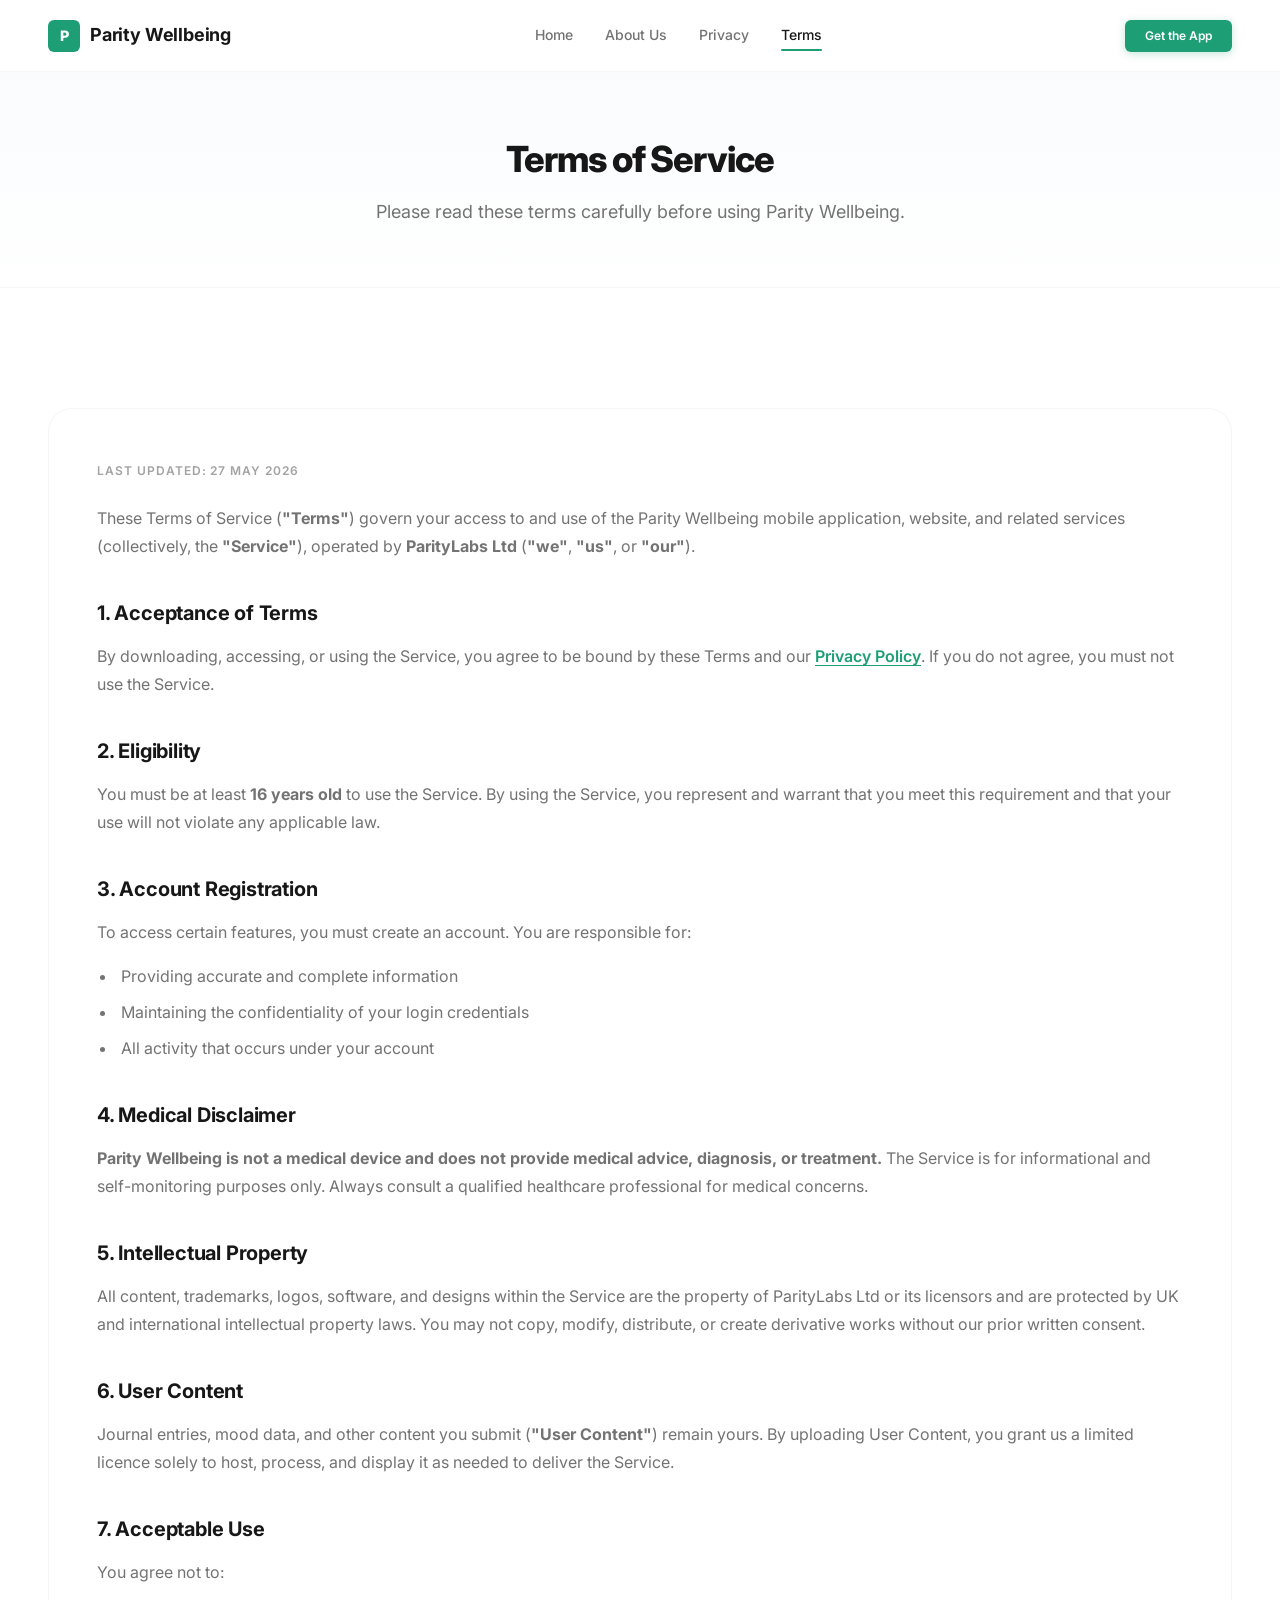
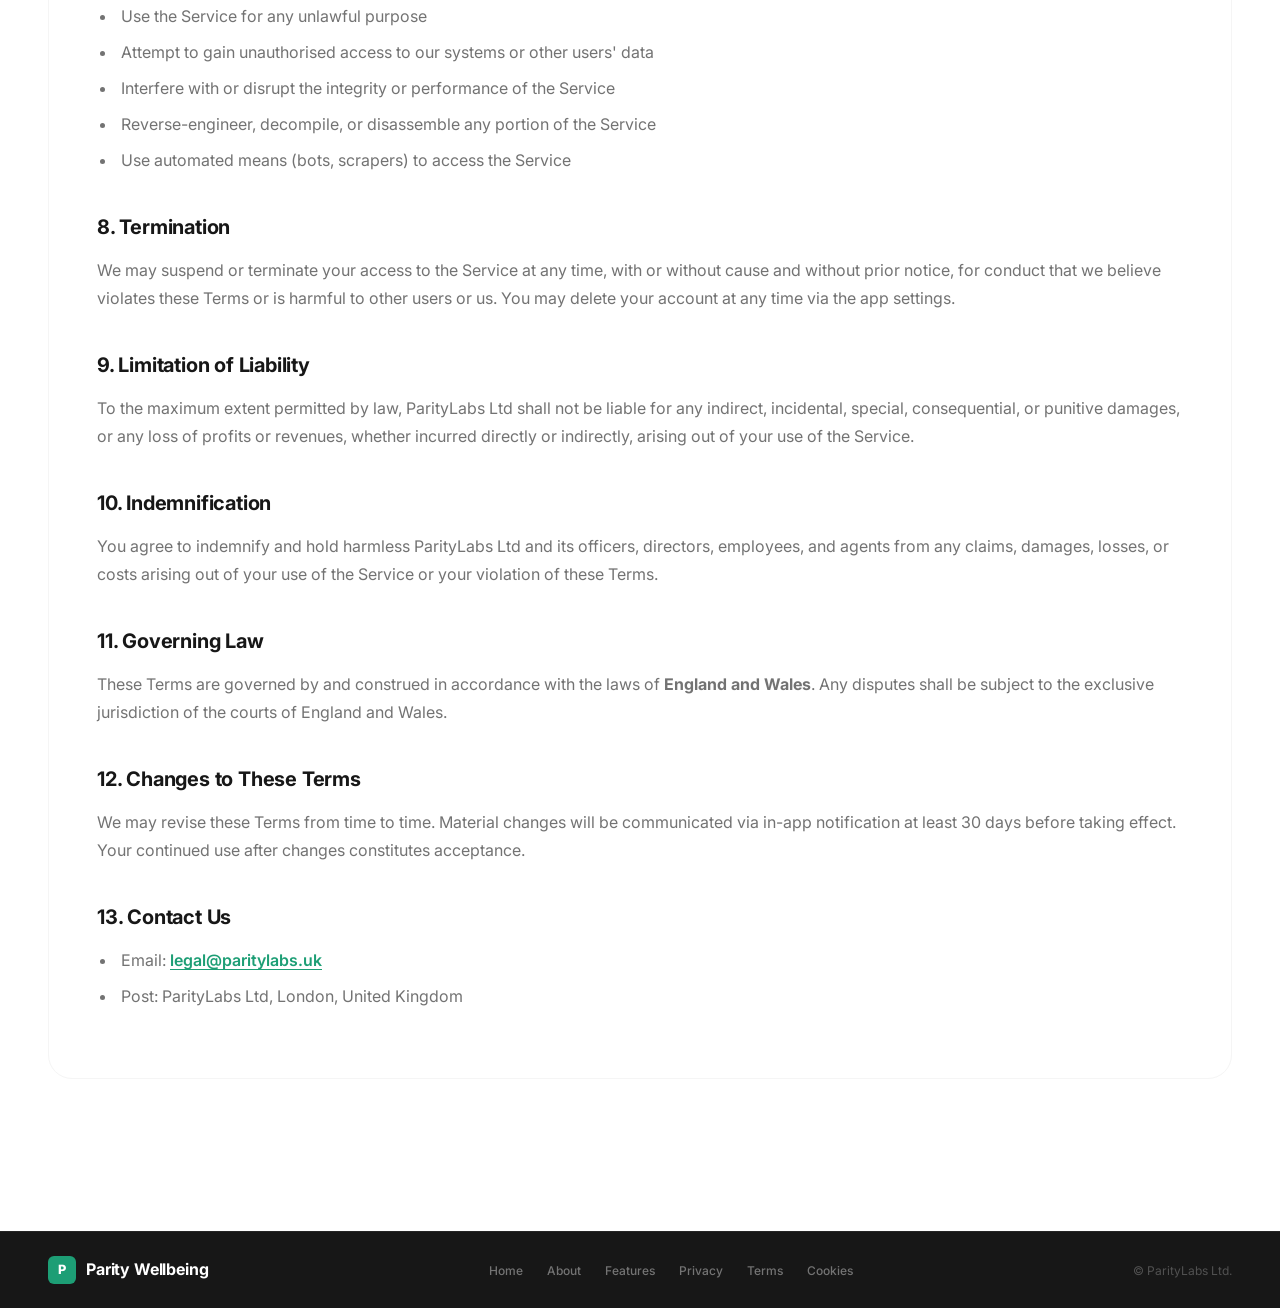
<file: terms.html>
<!DOCTYPE html>
<html lang="en">
<head>
  <meta charset="UTF-8">
  <meta name="viewport" content="width=device-width, initial-scale=1.0">
  <title>Terms of Service — Parity Wellbeing</title>
  <link rel="icon" type="image/svg+xml" href="favicon.svg">
    <link rel="apple-touch-icon" href="favicon-512.png">
    <link rel="icon" type="image/png" sizes="32x32" href="favicon-32.png">
  <meta name="description" content="Terms and conditions governing your use of the Parity Wellbeing app and website.">
  <link rel="preconnect" href="https://fonts.googleapis.com">
  <link rel="preconnect" href="https://fonts.gstatic.com" crossorigin>
  <link href="https://fonts.googleapis.com/css2?family=Inter:wght@400;500;600;700;800&display=swap" rel="stylesheet">
  <link rel="stylesheet" href="site.css?v=1780220000">
</head>
<body>
  <script>document.documentElement.classList.add('js');</script>

  <a href="#main-content" class="skip-link">Skip to main content</a>

  <nav class="navbar" role="navigation" aria-label="Main navigation">
    <div class="container">
      <a href="index.html" class="logo" aria-label="Parity Wellbeing Home">
        <div class="logo-mark">P</div>
        <span>Parity Wellbeing</span>
      </a>
      <div class="nav-links">
        <a href="index.html">Home</a>
        <a href="about.html">About Us</a>
        <a href="privacy.html">Privacy</a>
        <a href="terms.html" class="active" aria-current="page">Terms</a>
      </div>
      <a href="index.html#download" class="btn btn-primary nav-cta">Get the App</a>
      <button class="menu-toggle" aria-label="Toggle mobile menu" aria-expanded="false" aria-controls="mobile-nav">
        <span class="menu-icon" aria-hidden="true">☰</span>
      </button>
    </div>
  </nav>

  <div id="mobile-nav" class="mobile-nav" role="dialog" aria-label="Mobile navigation" aria-hidden="true">
    <a href="index.html">Home</a>
    <a href="about.html">About Us</a>
    <a href="privacy.html">Privacy</a>
    <a href="terms.html" aria-current="page">Terms</a>
    <a href="cookies.html">Cookies</a>
  </div>

  <section class="page-header" id="main-content">
    <div class="container">
      <h1>Terms of Service</h1>
      <p>Please read these terms carefully before using Parity Wellbeing.</p>
    </div>
  </section>

  <section class="content-article section" aria-label="Terms of Service Content">
    <div class="container-narrow">
      <div class="content-card reveal">
        <span class="meta">Last updated: 27 May 2026</span>

        <p>These Terms of Service (<strong>"Terms"</strong>) govern your access to and use of the Parity Wellbeing mobile application, website, and related services (collectively, the <strong>"Service"</strong>), operated by <strong>ParityLabs Ltd</strong> (<strong>"we"</strong>, <strong>"us"</strong>, or <strong>"our"</strong>).</p>

        <h2>1. Acceptance of Terms</h2>
        <p>By downloading, accessing, or using the Service, you agree to be bound by these Terms and our <a href="privacy.html">Privacy Policy</a>. If you do not agree, you must not use the Service.</p>

        <h2>2. Eligibility</h2>
        <p>You must be at least <strong>16 years old</strong> to use the Service. By using the Service, you represent and warrant that you meet this requirement and that your use will not violate any applicable law.</p>

        <h2>3. Account Registration</h2>
        <p>To access certain features, you must create an account. You are responsible for:</p>
        <ul>
          <li>Providing accurate and complete information</li>
          <li>Maintaining the confidentiality of your login credentials</li>
          <li>All activity that occurs under your account</li>
        </ul>

        <h2>4. Medical Disclaimer</h2>
        <p><strong>Parity Wellbeing is not a medical device and does not provide medical advice, diagnosis, or treatment.</strong> The Service is for informational and self-monitoring purposes only. Always consult a qualified healthcare professional for medical concerns.</p>

        <h2>5. Intellectual Property</h2>
        <p>All content, trademarks, logos, software, and designs within the Service are the property of ParityLabs Ltd or its licensors and are protected by UK and international intellectual property laws. You may not copy, modify, distribute, or create derivative works without our prior written consent.</p>

        <h2>6. User Content</h2>
        <p>Journal entries, mood data, and other content you submit (<strong>"User Content"</strong>) remain yours. By uploading User Content, you grant us a limited licence solely to host, process, and display it as needed to deliver the Service.</p>

        <h2>7. Acceptable Use</h2>
        <p>You agree not to:</p>
        <ul>
          <li>Use the Service for any unlawful purpose</li>
          <li>Attempt to gain unauthorised access to our systems or other users' data</li>
          <li>Interfere with or disrupt the integrity or performance of the Service</li>
          <li>Reverse-engineer, decompile, or disassemble any portion of the Service</li>
          <li>Use automated means (bots, scrapers) to access the Service</li>
        </ul>

        <h2>8. Termination</h2>
        <p>We may suspend or terminate your access to the Service at any time, with or without cause and without prior notice, for conduct that we believe violates these Terms or is harmful to other users or us. You may delete your account at any time via the app settings.</p>

        <h2>9. Limitation of Liability</h2>
        <p>To the maximum extent permitted by law, ParityLabs Ltd shall not be liable for any indirect, incidental, special, consequential, or punitive damages, or any loss of profits or revenues, whether incurred directly or indirectly, arising out of your use of the Service.</p>

        <h2>10. Indemnification</h2>
        <p>You agree to indemnify and hold harmless ParityLabs Ltd and its officers, directors, employees, and agents from any claims, damages, losses, or costs arising out of your use of the Service or your violation of these Terms.</p>

        <h2>11. Governing Law</h2>
        <p>These Terms are governed by and construed in accordance with the laws of <strong>England and Wales</strong>. Any disputes shall be subject to the exclusive jurisdiction of the courts of England and Wales.</p>

        <h2>12. Changes to These Terms</h2>
        <p>We may revise these Terms from time to time. Material changes will be communicated via in-app notification at least 30 days before taking effect. Your continued use after changes constitutes acceptance.</p>

        <h2>13. Contact Us</h2>
        <ul>
          <li>Email: <a href="mailto:legal@paritylabs.uk">legal@paritylabs.uk</a></li>
          <li>Post: ParityLabs Ltd, London, United Kingdom</li>
        </ul>
      </div>
    </div>
  </section>

  <footer role="contentinfo">
    <div class="container">
      <div class="footer-slim">
        <a href="index.html" class="logo" aria-label="Parity Wellbeing Home">
          <div class="logo-mark">P</div>
          <span>Parity Wellbeing</span>
        </a>
        <nav class="footer-nav" aria-label="Footer">
          <a href="index.html">Home</a>
          <a href="about.html">About</a>
          <a href="index.html#features">Features</a>
          <a href="privacy.html">Privacy</a>
          <a href="terms.html">Terms</a>
          <a href="cookies.html">Cookies</a>
        </nav>
        <span class="footer-copy">© ParityLabs Ltd.</span>
      </div>
    </div>
  </footer>

  <script src="main.js"></script>
</body>
</html>
</file>
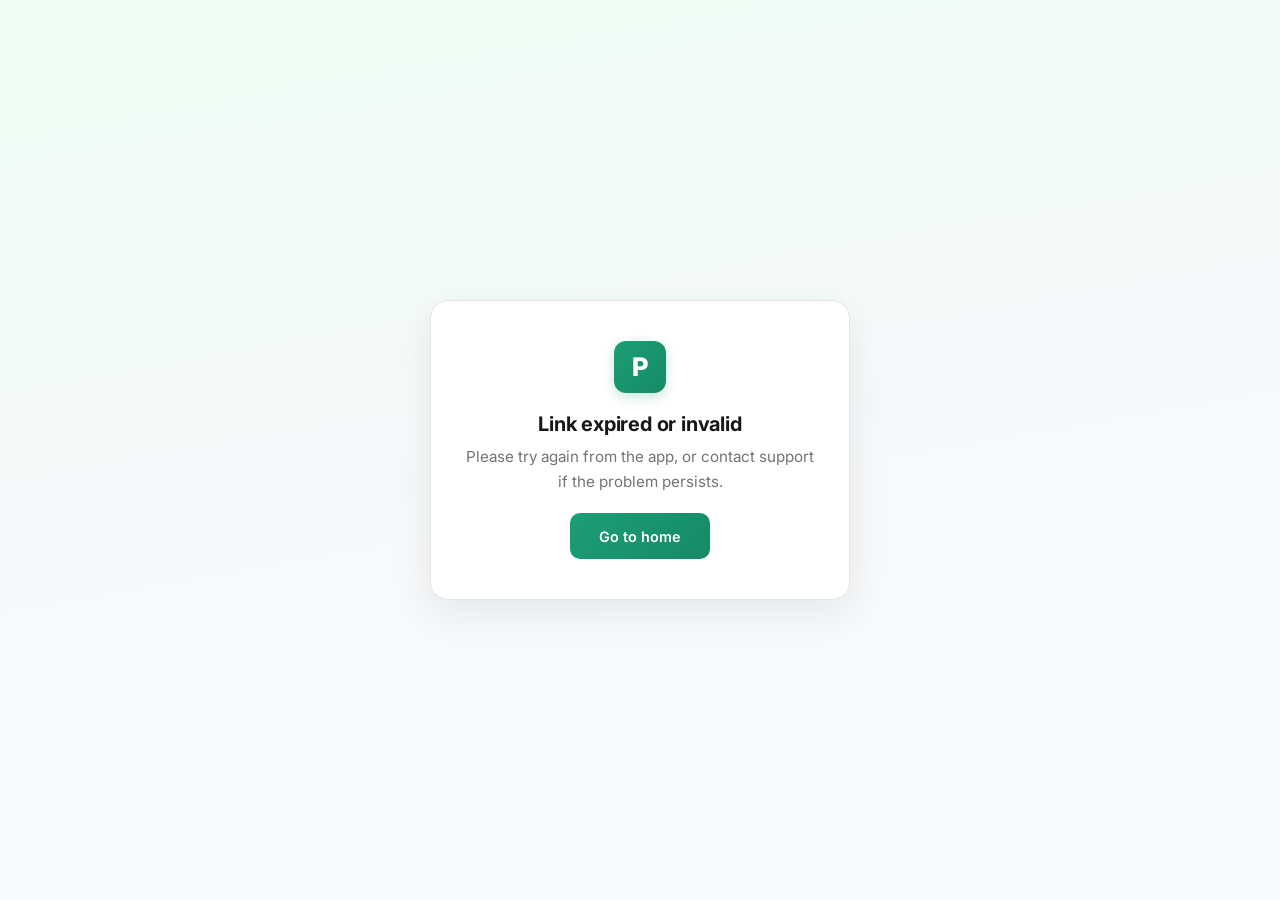
<file: auth/confirm.html>
<!DOCTYPE html>
<html lang="en">
<head>
  <meta charset="UTF-8">
  <meta name="viewport" content="width=device-width, initial-scale=1.0, maximum-scale=1.0, user-scalable=no">
  <title>Confirm — Parity Wellbeing</title>
  <link rel="icon" type="image/svg+xml" href="favicon.svg">
    <link rel="apple-touch-icon" href="favicon-512.png">
    <link rel="icon" type="image/png" sizes="32x32" href="favicon-32.png">
  <meta name="robots" content="noindex, nofollow">
  <link rel="preconnect" href="https://fonts.googleapis.com">
  <link rel="preconnect" href="https://fonts.gstatic.com" crossorigin>
  <link href="https://fonts.googleapis.com/css2?family=Inter:wght@400;500;600;700;800&display=swap" rel="stylesheet">
  <style>
    *, *::before, *::after { margin: 0; padding: 0; box-sizing: border-box; }
    html { -webkit-font-smoothing: antialiased; }
    body {
      font-family: 'Inter', -apple-system, BlinkMacSystemFont, 'Segoe UI', sans-serif;
      background: linear-gradient(170deg, #F0FDF6 0%, #f7f9fb 55%, #F8FAFC 100%);
      min-height: 100vh;
      display: flex;
      align-items: center;
      justify-content: center;
      padding: 1.5rem;
      color: #171717;
    }
    .card {
      background: #ffffff;
      border: 1px solid #E5E5E5;
      border-radius: 18px;
      padding: 2.5rem 2rem;
      max-width: 420px;
      width: 100%;
      text-align: center;
      box-shadow: 0 12px 40px rgba(0,0,0,0.08);
    }
    .logo-mark {
      width: 52px;
      height: 52px;
      border-radius: 12px;
      background: linear-gradient(135deg, #1D9E75, #158a66);
      display: flex;
      align-items: center;
      justify-content: center;
      color: #fff;
      font-size: 1.6rem;
      font-weight: 800;
      margin: 0 auto 1.2rem;
      box-shadow: 0 4px 12px rgba(29,158,117,0.25);
    }
    h1 {
      font-family: 'Inter', sans-serif;
      font-size: 1.25rem;
      font-weight: 700;
      margin-bottom: 0.5rem;
      letter-spacing: -0.01em;
    }
    p {
      font-size: 0.95rem;
      color: #737373;
      line-height: 1.65;
      margin-bottom: 1.2rem;
    }
    .spinner {
      width: 40px;
      height: 40px;
      border: 3px solid #E5E5E5;
      border-top-color: #1D9E75;
      border-radius: 50%;
      animation: spin 0.8s linear infinite;
      margin: 0 auto 1.2rem;
    }
    @keyframes spin { to { transform: rotate(360deg); } }
    .btn {
      display: inline-flex;
      align-items: center;
      gap: 0.5rem;
      padding: 0.9rem 1.8rem;
      background: linear-gradient(135deg, #1D9E75, #158a66);
      color: #fff;
      font-family: 'Inter', sans-serif;
      font-weight: 600;
      font-size: 0.9rem;
      border-radius: 10px;
      text-decoration: none;
      border: none;
      cursor: pointer;
      transition: transform 150ms ease, box-shadow 150ms ease;
    }
    .btn:hover {
      transform: translateY(-1px);
      box-shadow: 0 4px 16px rgba(29,158,117,0.3);
    }
    .btn:active { transform: scale(0.97); }
    .error { color: #dc2626; font-size: 0.9rem; margin-top: 0.5rem; }
    .divider {
      width: 100%;
      height: 1px;
      background: #E5E5E5;
      margin: 1.5rem 0;
    }
    .footer-text {
      font-size: 0.8rem;
      color: #A3A3A3;
      margin-top: 0.5rem;
    }
  </style>
</head>
<body>
  <div class="card" id="card">
    <div class="logo-mark">P</div>
    <h1 id="title">Opening Parity Wellbeing…</h1>
    <p id="message">We're verifying your request and launching the app.</p>
    <div class="spinner" id="spinner"></div>
    <a href="/" class="btn" id="fallbackBtn" style="display:none;">Back to home</a>
    <div class="divider" id="divider" style="display:none;"></div>
    <p class="footer-text" id="footerText" style="display:none;">
      Didn't work? Try opening the app manually from your home screen.
    </p>
  </div>

  <script>
    (function () {
      'use strict';

      const hash = window.location.hash.slice(1);
      const params = new URLSearchParams(hash);

      const accessToken  = params.get('access_token');
      const refreshToken = params.get('refresh_token');
      const type         = params.get('type');
      const tokenHash    = params.get('token_hash');

      const titleEl    = document.getElementById('title');
      const msgEl      = document.getElementById('message');
      const spinnerEl  = document.getElementById('spinner');
      const fallbackEl = document.getElementById('fallbackBtn');
      const dividerEl  = document.getElementById('divider');
      const footerEl   = document.getElementById('footerText');

      function buildDeepLink() {
        const dl = new URL('parity://auth-callback');
        if (accessToken)  dl.searchParams.set('access_token',  accessToken);
        if (refreshToken) dl.searchParams.set('refresh_token', refreshToken);
        if (type)         dl.searchParams.set('type',          type);
        if (tokenHash)    dl.searchParams.set('token_hash',    tokenHash);
        return dl.toString();
      }

      if (!accessToken && !tokenHash) {
        titleEl.textContent   = 'Link expired or invalid';
        msgEl.textContent     = 'Please try again from the app, or contact support if the problem persists.';
        spinnerEl.style.display = 'none';
        fallbackEl.style.display = 'inline-flex';
        fallbackEl.textContent   = 'Go to home';
        return;
      }

      if (type === 'recovery') {
        titleEl.textContent = 'Resetting your password…';
        msgEl.textContent   = 'Please wait while we open Parity Wellbeing.';
      } else if (type === 'signup') {
        titleEl.textContent = 'Confirming your account…';
        msgEl.textContent   = 'Please wait while we open Parity Wellbeing.';
      } else if (type === 'magiclink') {
        titleEl.textContent = 'Signing you in…';
        msgEl.textContent   = 'Please wait while we open Parity Wellbeing.';
      }

      const deepLink = buildDeepLink();

      function showFallback() {
        spinnerEl.style.display = 'none';
        fallbackEl.style.display = 'inline-flex';
        fallbackEl.textContent = 'Open Parity Wellbeing';
        fallbackEl.href = deepLink;
        dividerEl.style.display = 'block';
        footerEl.style.display = 'block';
        titleEl.textContent = 'Tap below to open the app';
        msgEl.textContent = 'If the app does not open automatically, tap the button below.';
      }

      setTimeout(function () {
        window.location.replace(deepLink);
      }, 600);

      setTimeout(showFallback, 3500);
    })();
  </script>
</body>
</html>
</file>
<file: site.css>
/* ═══════════════════════════════════════════════════════════════
   Parity Wellbeing — Premium Redesign
   Clean, magazine-quality layout with modern spacing,
   refined typography, and cohesive color harmony.
   ═══════════════════════════════════════════════════════════════ */

/* ─── Design Tokens ─── */
:root {
  /* Brand Palette */
  --teal-50:  #F0FDF6;
  --teal-100: #CCFBEF;
  --teal-200: #99F6DD;
  --teal-300: #5EE9C8;
  --teal-400: #2DD4A8;
  --teal-500: #1D9E75;
  --teal-600: #158a66;
  --teal-700: #10704F;
  --teal-800: #0A5C47;
  --teal-900: #064C3A;

  /* Twilight / Slate Accent */
  --twilight-50:  #F8FAFC;
  --twilight-100: #F1F5F9;
  --twilight-200: #E2E8F0;
  --twilight-300: #CBD5E1;
  --twilight-400: #94A3B8;
  --twilight-500: #64748B;
  --twilight-600: #475569;
  --twilight-700: #334155;
  --twilight-800: #1E293B;
  --twilight-900: #0F172A;

  /* Ink / Neutral */
  --ink-50:  #FAFAFA;
  --ink-100: #F5F5F5;
  --ink-200: #E5E5E5;
  --ink-300: #D4D4D4;
  --ink-400: #A3A3A3;
  --ink-500: #737373;
  --ink-600: #525252;
  --ink-700: #404040;
  --ink-800: #262626;
  --ink-900: #171717;

  /* Semantic */
  --brand:       var(--teal-500);
  --brand-light: var(--teal-50);
  --brand-dark:  var(--teal-700);
  --text:        var(--ink-900);
  --text-light:  var(--ink-500);
  --text-muted:  var(--ink-400);
  --bg:          #ffffff;
  --bg-soft:     var(--twilight-50);
  --bg-warm:     #faf9f7;
  --border:      var(--ink-200);
  --border-light:var(--ink-100);
  --shadow-sm:   0 1px 2px rgba(0,0,0,0.04);
  --shadow-md:   0 4px 12px rgba(0,0,0,0.06);
  --shadow-lg:   0 12px 40px rgba(0,0,0,0.08);
  --shadow-xl:   0 24px 64px rgba(0,0,0,0.12);

  /* Typography */
  --font-display: 'Inter', -apple-system, BlinkMacSystemFont, 'Segoe UI', Roboto, sans-serif;
  --font-body:    'Inter', -apple-system, BlinkMacSystemFont, 'Segoe UI', Roboto, sans-serif;
  --text-xs:      0.75rem;
  --text-sm:      0.875rem;
  --text-base:    1rem;
  --text-lg:      1.125rem;
  --text-xl:      1.25rem;
  --text-2xl:     1.5rem;
  --text-3xl:     1.875rem;
  --text-4xl:     2.25rem;
  --text-5xl:     3rem;
  --text-6xl:     3.75rem;
  --leading-tight: 1.1;
  --leading-snug:  1.3;
  --leading-normal:1.6;
  --leading-relaxed:1.75;
  --max-w:        1200px;
  --radius-sm:    6px;
  --radius-md:    12px;
  --radius-lg:    16px;
  --radius-xl:    24px;
  --radius-full:  9999px;

  /* Transitions */
  --transition-fast:   150ms ease;
  --transition-normal: 250ms cubic-bezier(0.4, 0, 0.2, 1);
  --transition-slow:   400ms cubic-bezier(0.4, 0, 0.2, 1);
}

/* ─── Reset & Base ─── */
*, *::before, *::after {
  margin: 0;
  padding: 0;
  box-sizing: border-box;
}

html {
  scroll-behavior: smooth;
  -webkit-font-smoothing: antialiased;
  -moz-osx-font-smoothing: grayscale;
}

body {
  font-family: var(--font-body);
  font-size: var(--text-base);
  line-height: var(--leading-normal);
  color: var(--text);
  background: var(--bg);
}

img, svg {
  max-width: 100%;
  height: auto;
  display: block;
}

a {
  color: inherit;
  text-decoration: none;
  transition: color var(--transition-fast);
}

ul { list-style: none; }

/* ─── Layout ─── */
.container {
  width: 100%;
  margin: 0 auto;
  padding-left: 48px;
  padding-right: 48px;
}

/* ─── Skip Link ─── */
.skip-link {
  position: absolute;
  top: -100%;
  left: 50%;
  transform: translateX(-50%);
  z-index: 9999;
  padding: 12px 24px;
  background: var(--brand);
  color: #fff;
  font-weight: 600;
  font-size: var(--text-sm);
  border-radius: 0 0 var(--radius-md) var(--radius-md);
  transition: top var(--transition-fast);
}
.skip-link:focus {
  top: 0;
  outline: none;
}

/* ─── Buttons ─── */
.btn {
  display: inline-flex;
  align-items: center;
  justify-content: center;
  gap: 8px;
  padding: 14px 28px;
  font: inherit;
  font-size: var(--text-sm);
  font-weight: 600;
  line-height: 1;
  border: none;
  border-radius: var(--radius-md);
  cursor: pointer;
  transition: transform var(--transition-fast), box-shadow var(--transition-fast), background-color var(--transition-fast);
}
.btn:active { transform: scale(0.97); }

.btn-primary {
  background: var(--brand);
  color: #fff;
  box-shadow: 0 2px 8px rgba(29,158,117,0.25);
}
.btn-primary:hover {
  background: var(--teal-600);
  box-shadow: 0 4px 16px rgba(29,158,117,0.35);
}

.btn-secondary {
  background: transparent;
  color: var(--text);
  border: 1px solid var(--border);
}
.btn-secondary:hover {
  background: var(--bg-soft);
  border-color: var(--ink-300);
}

.btn-ghost {
  background: transparent;
  color: var(--text-light);
}
.btn-ghost:hover { color: var(--text); }

/* ─── Navbar ─── */
.navbar {
  height: 72px;
  background: rgba(255,255,255,0.92);
  backdrop-filter: blur(12px);
  -webkit-backdrop-filter: blur(12px);
  border-bottom: 1px solid var(--border-light);
  position: fixed;
  top: 0;
  left: 0;
  right: 0;
  z-index: 100;
  transition: box-shadow var(--transition-normal);
}
.navbar.scrolled {
  box-shadow: var(--shadow-md);
  border-bottom-color: transparent;
}

.navbar .container {
  display: flex;
  align-items: center;
  justify-content: space-between;
  height: 100%;
}

.logo {
  display: flex;
  align-items: center;
  gap: 10px;
  font-weight: 700;
  font-size: 1.125rem;
  letter-spacing: -0.01em;
}
.logo-mark {
  width: 32px;
  height: 32px;
  background: var(--brand);
  color: #fff;
  border-radius: var(--radius-sm);
  display: flex;
  align-items: center;
  justify-content: center;
  font-size: 0.9rem;
  font-weight: 800;
}

.nav-links {
  display: flex;
  align-items: center;
  gap: 32px;
}
.nav-links a {
  position: relative;
  font-size: var(--text-sm);
  font-weight: 500;
  color: var(--text-light);
  transition: color var(--transition-fast);
}
.nav-links a::after {
  content: '';
  position: absolute;
  bottom: -4px;
  left: 0;
  width: 0;
  height: 2px;
  background: var(--brand);
  border-radius: 1px;
  transition: width var(--transition-normal);
}
.nav-links a:hover,
.nav-links a.active {
  color: var(--text);
}
.nav-links a:hover::after,
.nav-links a.active::after {
  width: 100%;
}

.nav-cta {
  padding: 10px 20px;
  font-size: var(--text-xs);
  border-radius: var(--radius-sm);
}

.menu-toggle {
  display: none;
  width: 40px;
  height: 40px;
  align-items: center;
  justify-content: center;
  background: none;
  border: none;
  cursor: pointer;
  font-size: 1.25rem;
  color: var(--text);
}

/* ─── Mobile Nav ─── */
.mobile-nav {
  position: fixed;
  inset: 72px 0 0;
  background: rgba(255,255,255,0.98);
  backdrop-filter: blur(16px);
  padding: 24px;
  display: flex;
  flex-direction: column;
  gap: 4px;
  transform: translateY(-100%);
  opacity: 0;
  pointer-events: none;
  transition: transform var(--transition-slow), opacity var(--transition-slow);
  z-index: 99;
}
.mobile-nav.open {
  transform: translateY(0);
  opacity: 1;
  pointer-events: auto;
}
.mobile-nav a {
  padding: 14px 16px;
  border-radius: var(--radius-sm);
  font-size: var(--text-lg);
  font-weight: 500;
  color: var(--text);
  transition: background var(--transition-fast);
}
.mobile-nav a:hover,
.mobile-nav a.active {
  background: var(--bg-soft);
  color: var(--brand);
}

/* ─── Hero ─── */
.hero {
  padding: 160px 0 100px;
  background: var(--bg);
  position: relative;
  overflow: hidden;
}
.hero::before {
  content: '';
  position: absolute;
  top: -20%;
  right: -10%;
  width: 600px;
  height: 600px;
  background: radial-gradient(circle, var(--teal-100) 0%, transparent 70%);
  opacity: 0.6;
  pointer-events: none;
}
.hero::after {
  content: '';
  position: absolute;
  bottom: -10%;
  left: -5%;
  width: 400px;
  height: 400px;
  background: radial-gradient(circle, var(--twilight-100) 0%, transparent 70%);
  opacity: 0.5;
  pointer-events: none;
}

.hero .container {
  display: grid;
  grid-template-columns: 1fr 1fr;
  gap: 80px;
  align-items: center;
  position: relative;
  z-index: 1;
}

.hero-badge {
  display: inline-flex;
  align-items: center;
  gap: 8px;
  padding: 8px 16px;
  background: var(--brand-light);
  color: var(--teal-700);
  font-size: var(--text-xs);
  font-weight: 600;
  border-radius: var(--radius-full);
  margin-bottom: 24px;
  width: fit-content;
}
.hero-badge .dot {
  width: 8px;
  height: 8px;
  background: var(--brand);
  border-radius: 50%;
  animation: pulse 2s infinite;
}
@keyframes pulse {
  0%, 100% { opacity: 1; }
  50% { opacity: 0.5; }
}

.hero h1 {
  font-family: var(--font-display);
  font-size: clamp(2.5rem, 5vw, var(--text-6xl));
  font-weight: 800;
  line-height: var(--leading-tight);
  letter-spacing: -0.03em;
  margin-bottom: 24px;
}
.hero h1 span {
  color: var(--brand);
  position: relative;
}
.hero h1 span::after {
  content: '';
  position: absolute;
  bottom: 0.1em;
  left: -0.1em;
  right: -0.1em;
  height: 0.2em;
  background: var(--teal-100);
  z-index: -1;
  border-radius: 2px;
}

.subtitle {
  font-size: var(--text-lg);
  color: var(--text-light);
  line-height: var(--leading-relaxed);
  margin-bottom: 32px;
  max-width: 520px;
}

.hero-actions {
  display: flex;
  gap: 12px;
  flex-wrap: wrap;
}

/* Hero visual — phone mockup */
.hero-visual {
  display: flex;
  justify-content: center;
}

.phone-frame {
  width: 280px;
  height: 560px;
  background: linear-gradient(180deg, #1a1a2e 0%, #16213e 100%);
  border-radius: var(--radius-xl);
  padding: 12px;
  box-shadow: var(--shadow-xl),
              0 0 0 1px rgba(255,255,255,0.08) inset,
              0 0 80px rgba(29,158,117,0.1);
  position: relative;
}
.phone-notch {
  position: absolute;
  top: 0;
  left: 50%;
  transform: translateX(-50%);
  width: 120px;
  height: 24px;
  background: #1a1a2e;
  border-bottom-left-radius: 14px;
  border-bottom-right-radius: 14px;
  z-index: 2;
}
.phone-screen {
  width: 100%;
  height: 100%;
  background: linear-gradient(170deg, #1e293b, #0f172a);
  border-radius: calc(var(--radius-xl) - 8px);
  overflow: hidden;
  display: flex;
  flex-direction: column;
  padding: 2rem 1.25rem;
  gap: 1.25rem;
}

.screen-top {
  display: flex;
  justify-content: space-between;
  align-items: flex-start;
}
.screen-title {
  font-family: var(--font-display);
  font-weight: 700;
  font-size: 1.1rem;
  color: #fff;
}
.screen-sub {
  font-size: 0.7rem;
  color: var(--twilight-400);
  margin-top: 2px;
}

.illustration-hero {
  flex: 1;
  display: flex;
  align-items: center;
  justify-content: center;
}
.hero-circle {
  width: 120px;
  height: 120px;
  background: linear-gradient(135deg, var(--teal-400), var(--teal-600));
  border-radius: 50%;
  display: flex;
  align-items: center;
  justify-content: center;
  box-shadow: 0 8px 32px rgba(29,158,117,0.3);
}
.hero-circle svg {
  width: 56px;
  height: 56px;
  color: #fff;
  stroke-width: 1.8;
}

.widget-row {
  display: flex;
  gap: 8px;
}
.w-card {
  flex: 1;
  background: rgba(255,255,255,0.06);
  border-radius: var(--radius-sm);
  padding: 10px 8px;
  display: flex;
  flex-direction: column;
  align-items: center;
  gap: 6px;
}
.w-d {
  width: 10px;
  height: 10px;
  border-radius: 50%;
}
.w-l {
  font-size: 0.65rem;
  color: rgba(255,255,255,0.7);
  font-weight: 500;
}

/* ─── Section Base ─── */
.section {
  padding: 120px 0;
  position: relative;
}
.section-alt {
  background: var(--bg-soft);
}

.section-header {
  text-align: center;
  max-width: 640px;
  margin: 0 auto 72px;
}
.section-overline {
  display: inline-block;
  font-size: var(--text-xs);
  font-weight: 700;
  text-transform: uppercase;
  letter-spacing: 0.12em;
  color: var(--brand);
  margin-bottom: 16px;
}
.section-title {
  font-family: var(--font-display);
  font-size: clamp(1.75rem, 3.5vw, var(--text-4xl));
  font-weight: 800;
  line-height: var(--leading-tight);
  letter-spacing: -0.02em;
  margin-bottom: 20px;
}
.section-header .lead {
  font-size: var(--text-lg);
  color: var(--text-light);
  line-height: var(--leading-relaxed);
}

/* ─── Features ─── */
.features-grid {
  display: grid;
  grid-template-columns: repeat(3, 1fr);
  gap: 24px;
}

.feature-card {
  padding: 36px;
  background: var(--bg);
  border: 1px solid var(--border-light);
  border-radius: var(--radius-lg);
  transition: transform var(--transition-normal), box-shadow var(--transition-normal), border-color var(--transition-normal);
}
.feature-card:hover {
  transform: translateY(-4px);
  box-shadow: var(--shadow-lg);
  border-color: var(--border);
}

.f-icon {
  width: 48px;
  height: 48px;
  border-radius: var(--radius-md);
  display: flex;
  align-items: center;
  justify-content: center;
  font-size: 1.25rem;
  margin-bottom: 20px;
}

.f-title {
  font-size: var(--text-lg);
  font-weight: 700;
  margin-bottom: 10px;
  letter-spacing: -0.01em;
}

.f-desc {
  font-size: var(--text-sm);
  color: var(--text-light);
  line-height: var(--leading-relaxed);
}

/* ─── App Showcase ─── */
.app-showcase.section-alt {
  background: linear-gradient(180deg, var(--twilight-900) 0%, #0a0f1c 100%);
  color: #fff;
}
.app-showcase .section-overline {
  color: var(--teal-400);
}
.app-showcase .section-title,
.app-showcase .lead {
  color: #fff;
}
.app-showcase .lead {
  color: rgba(255,255,255,0.65);
}
.app-showcase.section-alt {
  background: linear-gradient(180deg, var(--twilight-900) 0%, #0a0f1c 100%);
  color: #fff;
}
.app-showcase .section-overline {
  color: var(--teal-400);
}
.app-showcase .section-title,
.app-showcase .lead {
  color: #fff;
}
.app-showcase .lead {
  color: rgba(255,255,255,0.65);
}

.showcase-grid {
  display: grid;
  grid-template-columns: 1fr 1fr;
  gap: 80px;
  align-items: center;
}

.showcase-text h3 {
  font-family: var(--font-display);
  font-size: clamp(1.25rem, 2.5vw, var(--text-2xl));
  font-weight: 700;
  line-height: var(--leading-snug);
  margin-bottom: 20px;
  letter-spacing: -0.01em;
}
.showcase-text p {
  color: rgba(255,255,255,0.7);
  line-height: var(--leading-relaxed);
  margin-bottom: 24px;
}

.bullet-list {
  display: flex;
  flex-direction: column;
  gap: 12px;
  margin-bottom: 32px;
}
.bullet-list li {
  display: flex;
  align-items: center;
  gap: 12px;
  font-size: var(--text-sm);
  color: rgba(255,255,255,0.75);
}
.check {
  width: 20px;
  height: 20px;
  background: var(--teal-500);
  color: #fff;
  border-radius: 50%;
  display: flex;
  align-items: center;
  justify-content: center;
  font-size: 0.7rem;
  flex-shrink: 0;
}

/* Dark phone frame in showcase */
.showcase-visual .phone-frame {
  background: linear-gradient(180deg, #1a1a2e 0%, #0a0f1c 100%);
  box-shadow: var(--shadow-xl),
              0 0 0 12px #0f172a,
              0 0 80px rgba(29,158,117,0.15);
}

/* ─── Trust Bar ─── */
.trust-bar {
  padding: 80px 0;
  background: var(--bg);
  border-top: 1px solid var(--border-light);
  border-bottom: 1px solid var(--border-light);
}
.trust-stats {
  display: flex;
  justify-content: center;
  gap: 80px;
}
.stat-block {
  text-align: center;
}
.stat-number {
  font-family: var(--font-display);
  font-size: var(--text-4xl);
  font-weight: 800;
  color: var(--text);
  line-height: 1;
  letter-spacing: -0.03em;
}
.stat-label {
  font-size: var(--text-sm);
  color: var(--text-light);
  margin-top: 10px;
  font-weight: 500;
}

/* ─── Download CTA ─── */
.download-cta {
  padding: 120px 0;
  background: linear-gradient(180deg, var(--teal-50) 0%, var(--bg) 100%);
  text-align: center;
}
.download-cta .section-header {
  margin-bottom: 48px;
}

.store-badges {
  display: flex;
  justify-content: center;
  gap: 16px;
  flex-wrap: wrap;
}

.store-badge {
  display: inline-flex;
  align-items: center;
  gap: 12px;
  padding: 12px 24px;
  background: var(--text);
  color: #fff;
  border-radius: var(--radius-md);
  font-size: var(--text-sm);
  font-weight: 600;
  transition: transform var(--transition-fast), background var(--transition-fast), box-shadow var(--transition-fast);
}
.store-badge:hover {
  background: var(--ink-800);
  transform: translateY(-2px);
  box-shadow: var(--shadow-md);
}
.store-badge .small {
  display: block;
  font-size: 0.65rem;
  font-weight: 400;
  opacity: 0.7;
  text-transform: uppercase;
  letter-spacing: 0.06em;
}
.store-badge .big {
  display: block;
  font-size: 0.95rem;
  font-weight: 700;
}

.download-note {
  font-size: var(--text-sm);
  color: var(--text-light);
  margin-top: 24px;
}

/* ─── Slim Footer ─── */
footer {
  background: var(--ink-900);
  color: rgba(255,255,255,0.4);
  padding: 24px 0;
  border-top: 1px solid rgba(255,255,255,0.06);
}

.footer-slim {
  display: flex;
  align-items: center;
  justify-content: space-between;
  gap: 24px;
  flex-wrap: wrap;
}

.footer-slim .logo {
  color: #fff;
  font-size: 1rem;
  flex-shrink: 0;
}
.footer-slim .logo-mark {
  background: var(--teal-500);
  width: 28px;
  height: 28px;
  font-size: 0.8rem;
}

.footer-nav {
  display: flex;
  align-items: center;
  gap: 4px;
  flex-wrap: wrap;
}
.footer-nav a {
  padding: 4px 10px;
  font-size: var(--text-xs);
  font-weight: 500;
  color: rgba(255,255,255,0.4);
  border-radius: var(--radius-sm);
  transition: color var(--transition-fast), background var(--transition-fast);
}
.footer-nav a:hover {
  color: #fff;
  background: rgba(255,255,255,0.06);
}

.footer-copy {
  font-size: var(--text-xs);
  color: rgba(255,255,255,0.25);
  flex-shrink: 0;
}

@media (max-width: 768px) {
  .footer-slim {
    flex-direction: column;
    gap: 16px;
    text-align: center;
  }
  .footer-nav {
    justify-content: center;
  }
}

/* ─── About Page ─── */
.about-hero {
  padding: 140px 0 100px;
}
.about-hero h1 br {
  display: block;
}

.about-stats {
  display: flex;
  gap: 32px;
  margin-top: 40px;
  flex-wrap: wrap;
}
.about-stat {
  display: flex;
  flex-direction: column;
  gap: 6px;
  padding: 20px 24px;
  background: var(--bg);
  border: 1px solid var(--border-light);
  border-radius: var(--radius-md);
  min-width: 140px;
}
.about-stat strong {
  font-family: var(--font-display);
  font-size: var(--text-2xl);
  font-weight: 800;
  color: var(--brand);
  line-height: 1;
}
.about-stat span {
  font-size: var(--text-sm);
  color: var(--text-light);
  font-weight: 500;
}

/* Timeline */
.timeline {
  display: flex;
  flex-direction: column;
  gap: 0;
  margin-top: 48px;
  position: relative;
}
.timeline::before {
  content: '';
  position: absolute;
  left: 20px;
  top: 0;
  bottom: 0;
  width: 2px;
  background: var(--border-light);
}
.timeline-item {
  position: relative;
  padding-left: 56px;
  padding-bottom: 40px;
}
.timeline-item:last-child {
  padding-bottom: 0;
}
.timeline-item::before {
  content: '';
  position: absolute;
  left: 12px;
  top: 4px;
  width: 18px;
  height: 18px;
  background: var(--brand);
  border-radius: 50%;
  border: 3px solid var(--bg);
  box-shadow: 0 0 0 2px var(--brand-light);
}
.timeline-year {
  font-family: var(--font-display);
  font-size: var(--text-sm);
  font-weight: 700;
  color: var(--brand);
  margin-bottom: 6px;
  letter-spacing: -0.01em;
}
.timeline-item h4 {
  font-size: var(--text-lg);
  font-weight: 700;
  margin-bottom: 8px;
  letter-spacing: -0.01em;
}
.timeline-item p {
  color: var(--text-light);
  font-size: var(--text-sm);
  line-height: var(--leading-relaxed);
}

/* Values Grid */
.values-grid {
  display: grid;
  grid-template-columns: repeat(2, 1fr);
  gap: 24px;
  margin-top: 48px;
}
.value-pill {
  padding: 32px;
  background: var(--bg);
  border: 1px solid var(--border-light);
  border-radius: var(--radius-lg);
  transition: transform var(--transition-normal), box-shadow var(--transition-normal);
}
.value-pill:hover {
  transform: translateY(-3px);
  box-shadow: var(--shadow-md);
}
.v-icon {
  width: 44px;
  height: 44px;
  background: var(--bg-soft);
  border-radius: var(--radius-md);
  display: flex;
  align-items: center;
  justify-content: center;
  font-size: 1.25rem;
  margin-bottom: 16px;
}
.value-pill h4 {
  font-size: var(--text-base);
  font-weight: 700;
  margin-bottom: 8px;
}
.value-pill p {
  font-size: var(--text-sm);
  color: var(--text-light);
  line-height: var(--leading-relaxed);
}

/* ─── Page Header ─── */
.page-header {
  padding: 140px 0 60px;
  background: linear-gradient(180deg, var(--bg-soft) 0%, var(--bg) 100%);
  text-align: center;
  border-bottom: 1px solid var(--border-light);
}
.page-header h1 {
  font-family: var(--font-display);
  font-size: clamp(2rem, 4vw, var(--text-4xl));
  font-weight: 800;
  line-height: var(--leading-tight);
  letter-spacing: -0.03em;
  margin-bottom: 16px;
}
.page-header p {
  font-size: var(--text-lg);
  color: var(--text-light);
  max-width: 560px;
  margin: 0 auto;
  line-height: var(--leading-relaxed);
}

/* ─── Content Article ─── */
.container-narrow {
  width: 100%;
  margin: 0 auto;
  padding-left: 48px;
  padding-right: 48px;
}

.content-card {
  padding: 48px;
  background: var(--bg);
  border: 1px solid var(--border-light);
  border-radius: var(--radius-xl);
  margin-bottom: 32px;
}
.content-card .meta {
  display: inline-block;
  font-size: var(--text-xs);
  font-weight: 600;
  text-transform: uppercase;
  letter-spacing: 0.08em;
  color: var(--text-muted);
  margin-bottom: 24px;
}

.content-card h2 {
  font-family: var(--font-display);
  font-size: var(--text-xl);
  font-weight: 700;
  margin: 40px 0 16px;
  letter-spacing: -0.01em;
  line-height: var(--leading-snug);
  color: var(--text);
}
.content-card h2:first-child {
  margin-top: 0;
}

.content-card h3 {
  font-size: var(--text-lg);
  font-weight: 700;
  margin: 28px 0 12px;
  color: var(--ink-700);
}

.content-card p {
  color: var(--text-light);
  line-height: var(--leading-relaxed);
  margin-bottom: 16px;
}
.content-card p:last-child {
  margin-bottom: 0;
}

.content-card ul {
  list-style: disc;
  margin: 0 0 20px 20px;
}
.content-card ul li {
  color: var(--text-light);
  line-height: var(--leading-relaxed);
  margin-bottom: 8px;
  padding-left: 4px;
}
.content-card ul li:last-child {
  margin-bottom: 0;
}

.content-card a {
  color: var(--brand);
  font-weight: 600;
  text-decoration: underline;
  text-underline-offset: 3px;
}
.content-card a:hover {
  color: var(--teal-700);
}

.content-card table {
  width: 100%;
  border-collapse: collapse;
  margin: 20px 0;
  font-size: var(--text-sm);
}
.content-card th,
.content-card td {
  padding: 14px 16px;
  text-align: left;
  border: 1px solid var(--border-light);
}
.content-card th {
  background: var(--bg-soft);
  font-weight: 600;
  font-size: var(--text-xs);
  text-transform: uppercase;
  letter-spacing: 0.04em;
  color: var(--text-light);
}
.content-card td {
  color: var(--text-light);
}
.content-card tr:nth-child(even) td {
  background: var(--bg-soft);
}

/* Tab Navigation for combined pages */
.content-tabs {
  display: flex;
  gap: 8px;
  margin-bottom: 32px;
  border-bottom: 2px solid var(--border-light);
  padding-bottom: 0;
}
.content-tabs a {
  padding: 12px 20px;
  font-size: var(--text-sm);
  font-weight: 600;
  color: var(--text-light);
  border-bottom: 2px solid transparent;
  margin-bottom: -2px;
  transition: all var(--transition-fast);
}
.content-tabs a:hover {
  color: var(--text);
}
.content-tabs a.active {
  color: var(--brand);
  border-bottom-color: var(--brand);
}

/* Responsive */
@media (max-width: 768px) {
  .container {
    padding-left: 20px;
    padding-right: 20px;
  }
  .container-narrow {
    padding-left: 20px;
    padding-right: 20px;
  }
  .values-grid {
    grid-template-columns: 1fr;
  }
  .timeline::before {
    left: 14px;
  }
  .timeline-item {
    padding-left: 44px;
  }
  .timeline-item::before {
    left: 6px;
    width: 16px;
    height: 16px;
  }
  .content-card {
    padding: 28px;
    border-radius: var(--radius-md);
  }
  .content-card table {
    font-size: var(--text-xs);
  }
  .content-card th,
  .content-card td {
    padding: 10px 12px;
  }
  .about-stats {
    gap: 16px;
  }
  .about-stat {
    flex: 1;
    min-width: 100px;
  }
}

@media (max-width: 480px) {
  .content-card {
    padding: 20px;
  }
}

/* ─── Canvas Layers ─── */
#hero-canvas {
  position: absolute;
  inset: 0;
  width: 100%;
  height: 100%;
  pointer-events: none;
  z-index: 0;
}

#radar-canvas {
  width: 100%;
  max-width: 200px;
  height: auto;
}

/* ─── Animated SVG Icons ─── */
.f-svg {
  width: 28px;
  height: 28px;
  stroke-dasharray: 120;
  stroke-dashoffset: 120;
  transition: stroke-dashoffset 1.2s cubic-bezier(0.4, 0, 0.2, 1);
}
.f-svg.drawn {
  stroke-dashoffset: 0;
}

/* ─── Magnetic Buttons ─── */
.btn-primary.magnetic {
  transition: transform 0.15s ease-out, box-shadow 0.15s ease-out, background-color 0.15s ease-out;
}

/* ─── Living Phone Mockup ─── */
.phone-frame.living {
  animation: float 6s ease-in-out infinite;
}
@keyframes float {
  0%, 100% { transform: translateY(0); }
  50% { transform: translateY(-12px); }
}

/* Widget dots pulse */
.w-d {
  transition: box-shadow 0.6s ease, transform 0.6s ease;
}
.w-d.pulse-glow {
  animation: pulseGlow 3s ease-in-out infinite;
}
@keyframes pulseGlow {
  0%, 100% { box-shadow: 0 0 0 0 rgba(255,255,255,0.2); transform: scale(1); }
  50% { box-shadow: 0 0 12px 4px rgba(255,255,255,0.35); transform: scale(1.15); }
}

/* ─── Stat Numbers ─── */
.stat-number {
  font-variant-numeric: tabular-nums;
}

/* ─── Scroll Reveal ─── */
.reveal {
  opacity: 0;
  transform: translateY(24px);
  transition: opacity 600ms cubic-bezier(0.4, 0, 0.2, 1),
              transform 600ms cubic-bezier(0.4, 0, 0.2, 1);
}
.reveal.visible {
  opacity: 1;
  transform: translateY(0);
}
.reveal-delay-1 { transition-delay: 100ms; }
.reveal-delay-2 { transition-delay: 200ms; }
.reveal-delay-3 { transition-delay: 300ms; }
.reveal-delay-4 { transition-delay: 400ms; }

/* ─── Responsive ─── */
@media (max-width: 1024px) {
  .hero .container,
  .showcase-grid {
    gap: 48px;
  }
}

@media (max-width: 768px) {
  .nav-links,
  .nav-cta { display: none !important; }
  .menu-toggle { display: flex; }

  .hero {
    padding: 120px 0 80px;
  }
  .hero .container,
  .showcase-grid {
    grid-template-columns: 1fr;
    text-align: center;
  }
  .hero-content { order: 1; }
  .hero-visual { order: 0; }
  .subtitle { margin-left: auto; margin-right: auto; }
  .hero-actions { justify-content: center; }
  .phone-frame {
    width: 240px;
    height: 480px;
  }

  .features-grid {
    grid-template-columns: 1fr;
  }
  .feature-card {
    padding: 28px;
  }

  .showcase-grid {
    gap: 48px;
  }
  .showcase-visual { order: 0; }
  .showcase-text { order: 1; text-align: center; }
  .showcase-text .btn { margin: 0 auto; }

  .trust-stats {
    flex-direction: column;
    gap: 40px;
  }

  .section {
    padding: 80px 0;
  }
  .section-header {
    margin-bottom: 48px;
  }

  .footer-grid {
    grid-template-columns: 1fr 1fr;
    gap: 32px;
  }
  .footer-brand {
    grid-column: 1 / -1;
  }
  .footer-bottom {
    flex-direction: column;
    gap: 8px;
    text-align: center;
  }
}

@media (max-width: 480px) {
  .hero h1 {
    font-size: var(--text-3xl);
  }
  .section-title {
    font-size: var(--text-2xl);
  }
  .store-badges {
    flex-direction: column;
    align-items: center;
  }
  .store-badge {
    width: 100%;
    max-width: 260px;
    justify-content: center;
  }
}
</file>
